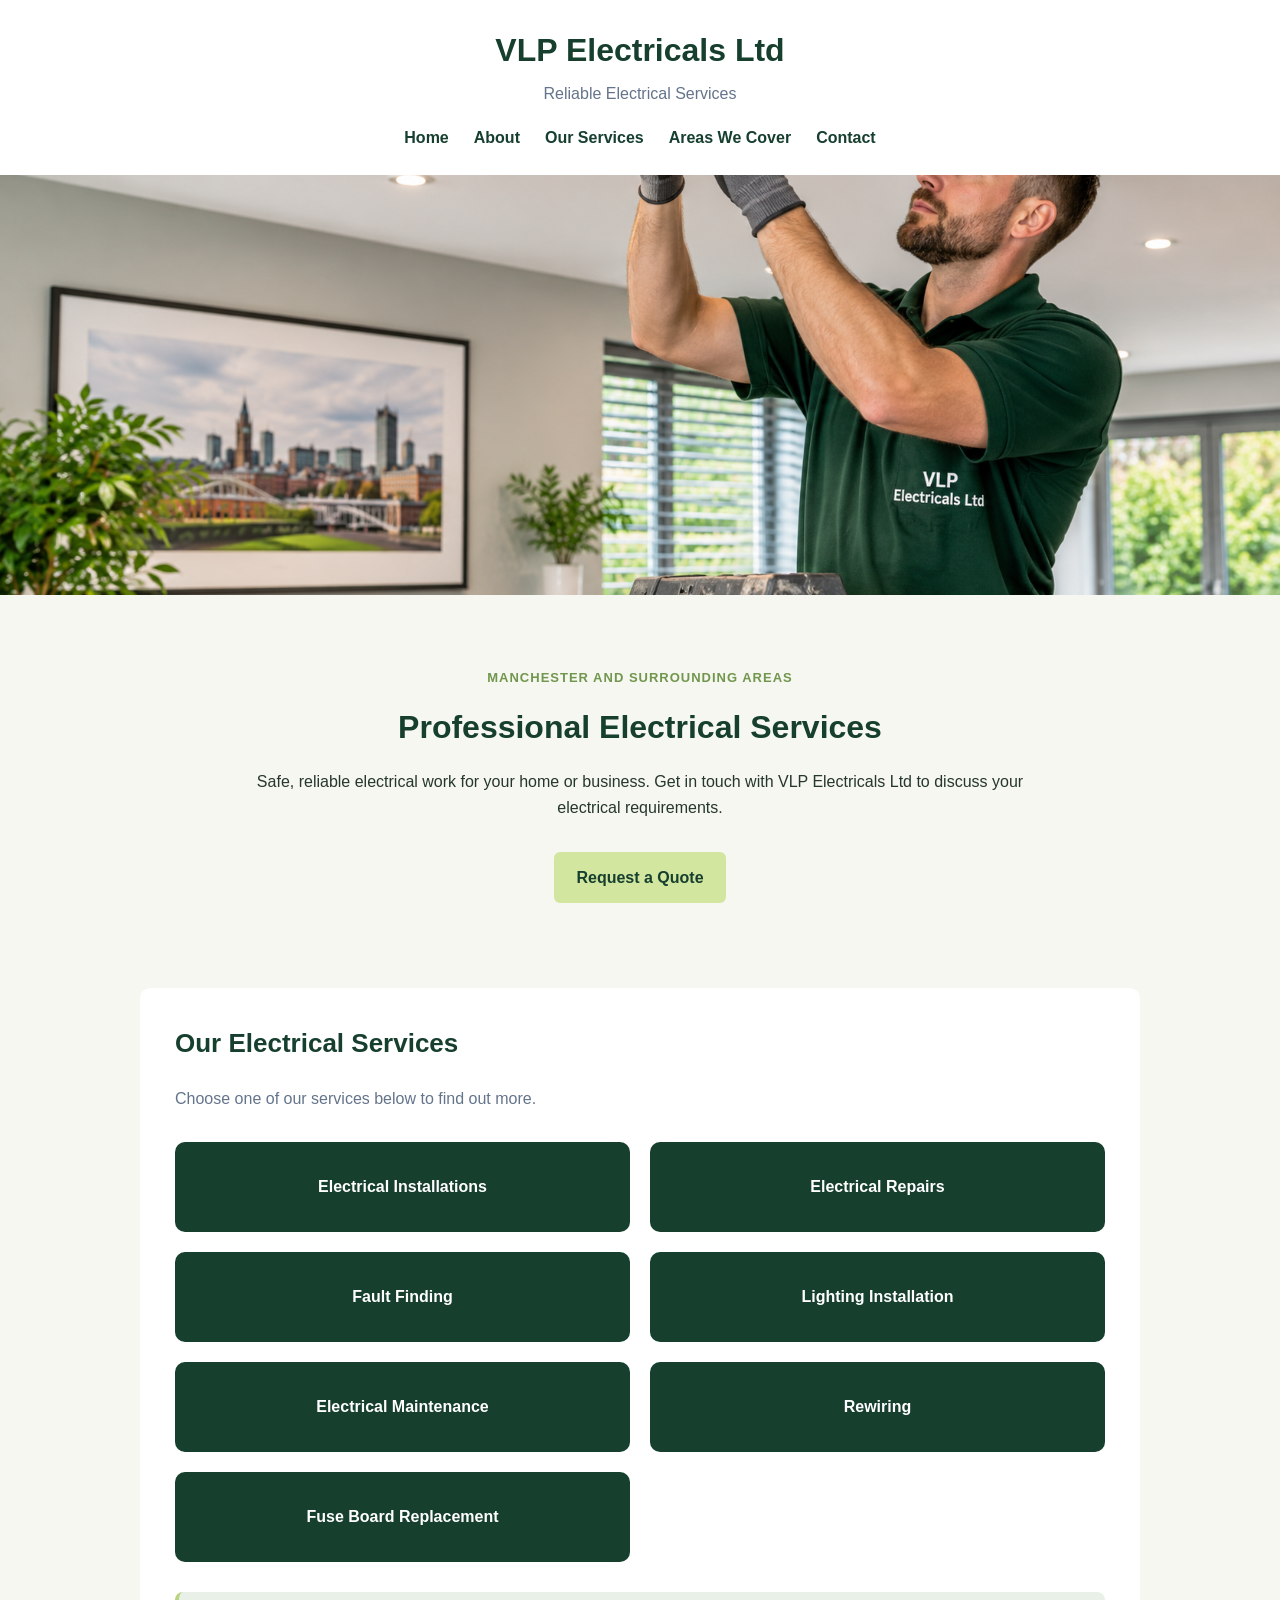
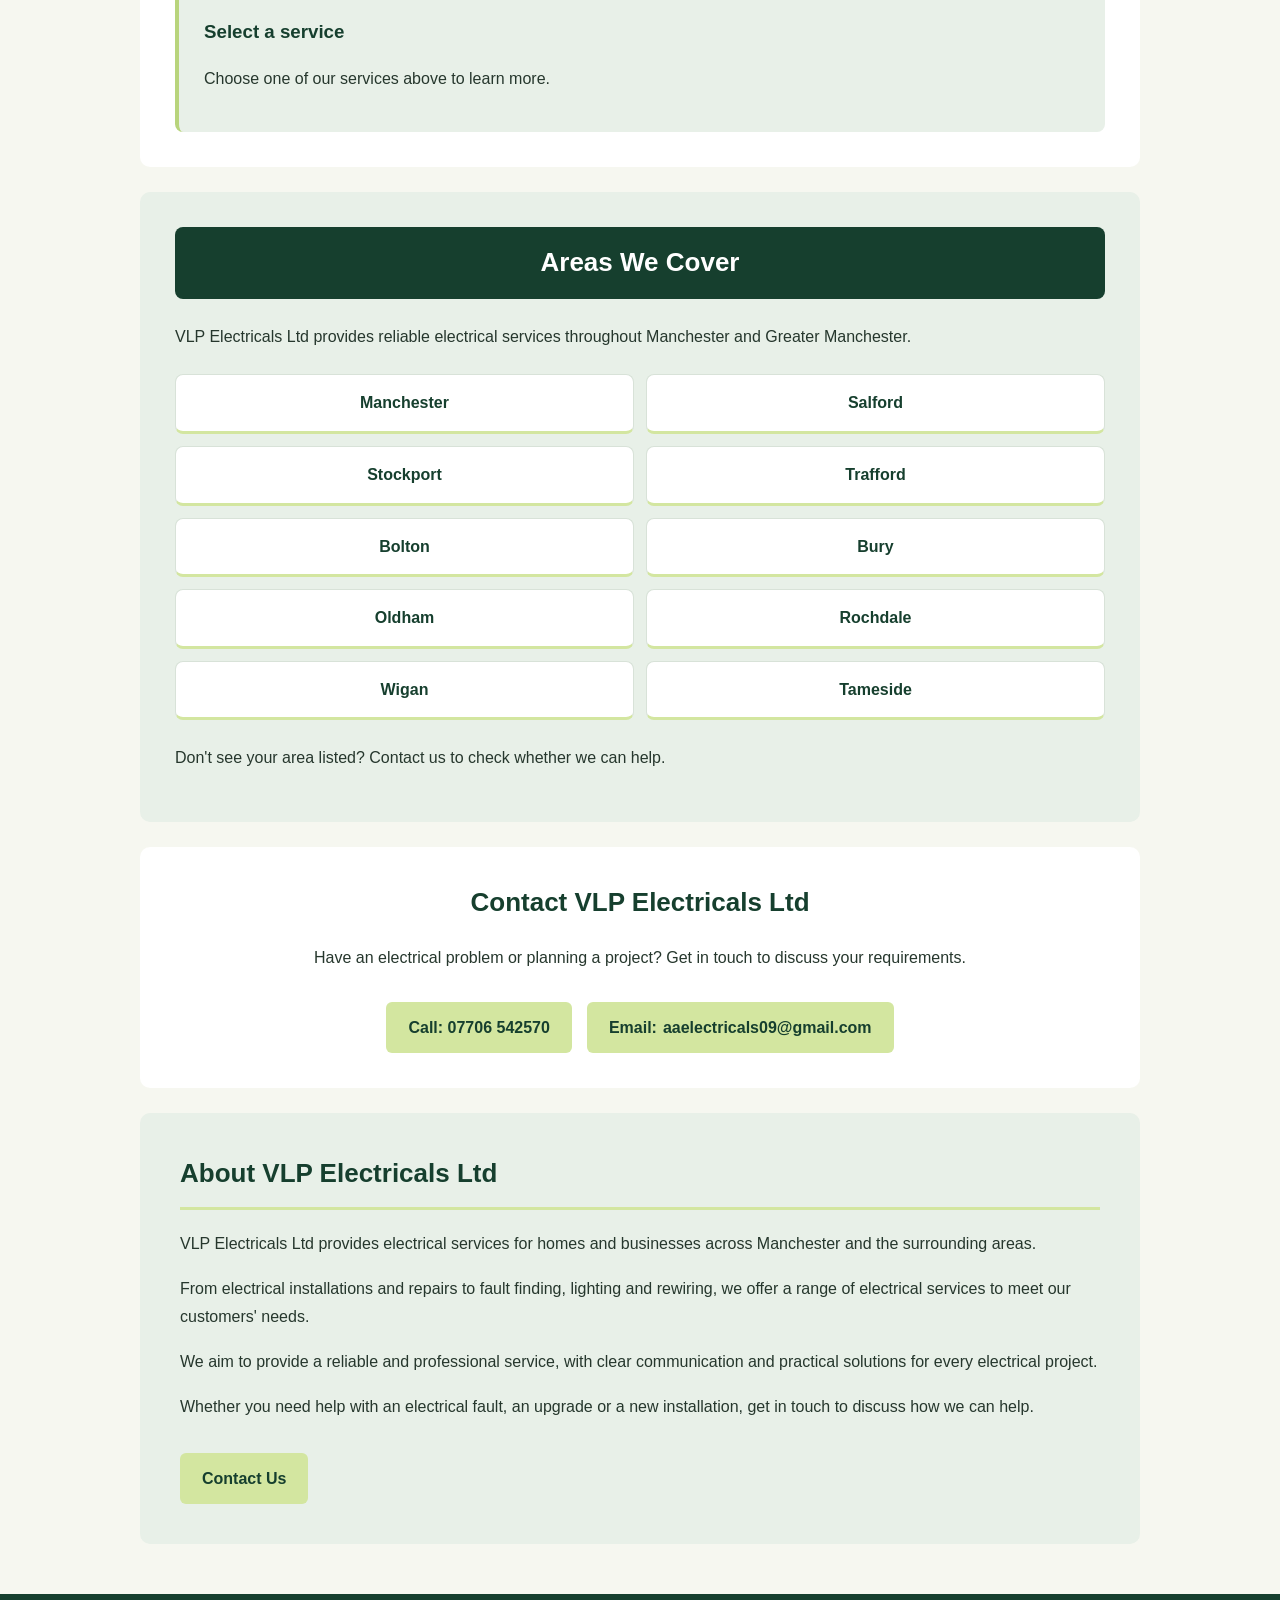
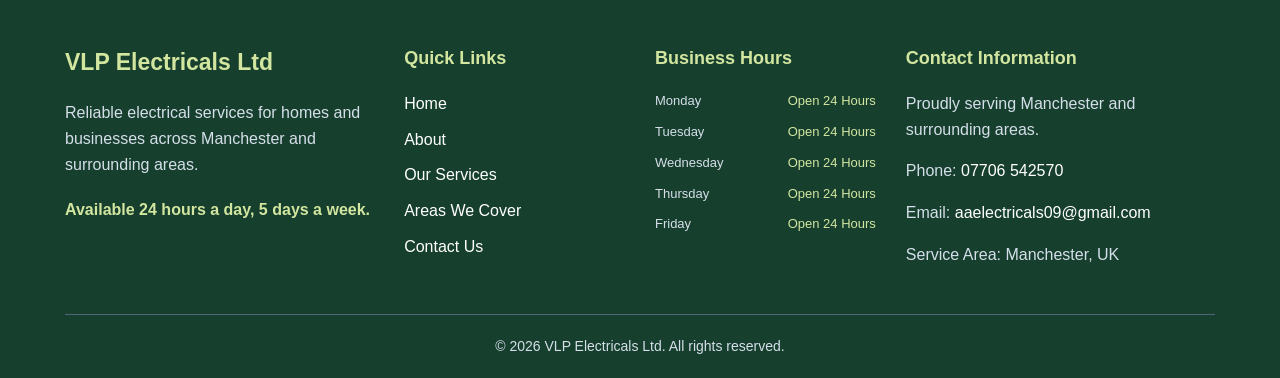
<file: index.html>
<!DOCTYPE html>
<html lang="en">

<head>
    <meta charset="UTF-8">
    <meta name="viewport" content="width=device-width, initial-scale=1.0">

    <title>VLP Electricals Ltd | Electrical Services Manchester</title>

    <meta name="description"
        content="VLP Electricals Ltd provides electrical services across Manchester and surrounding areas. Contact us for a quote.">

    <link rel="stylesheet" href="style.css">
</head>

<body>

    <!-- Business heading -->
    <header class="site-header">

        <h1>VLP Electricals Ltd</h1>
        <p>Reliable Electrical Services</p>

        <!-- Main navigation -->
        <nav class="navigation" aria-label="Main navigation">
            <a href="index.html">Home</a>
            <a href="about.html">About</a>
            <a href="services.html">Our Services</a>
            <a href="areas.html">Areas We Cover</a>
            <a href="contact.html">Contact</a>
        </nav>

    </header>


    <main>

        <!-- Hero image -->
        <section class="hero-image">

            <img
                src="image/Professional Electrician Installing Ceiling Light.png"
                alt="VLP electrician installing modern ceiling lighting"
                width="1200"
                height="800"
                fetchpriority="high"
                loading="eager"
                decoding="async">

        </section>


        <!-- Introduction -->
        <section class="introduction">

            <p class="location-label">
                Manchester and surrounding areas
            </p>

            <h2>Professional Electrical Services</h2>

            <p>
                Safe, reliable electrical work for your home or business.
                Get in touch with VLP Electricals Ltd to discuss your
                electrical requirements.
            </p>

            <a href="contact.html" class="button">
                Request a Quote
            </a>

        </section>


        <!-- Services -->
        <section id="services" class="content-section">

            <h2>Our Electrical Services</h2>

            <p class="section-intro">
                Choose one of our services below to find out more.
            </p>

            <ul class="service-list">

                <li>
                    <button type="button" class="service-button"
                        data-service="installations">
                        Electrical Installations
                    </button>
                </li>

                <li>
                    <button type="button" class="service-button"
                        data-service="repairs">
                        Electrical Repairs
                    </button>
                </li>

                <li>
                    <button type="button" class="service-button"
                        data-service="fault-finding">
                        Fault Finding
                    </button>
                </li>

                <li>
                    <button type="button" class="service-button"
                        data-service="lighting">
                        Lighting Installation
                    </button>
                </li>

                <li>
                    <button type="button" class="service-button"
                        data-service="maintenance">
                        Electrical Maintenance
                    </button>
                </li>

                <li>
                    <button type="button" class="service-button"
                        data-service="rewiring">
                        Rewiring
                    </button>
                </li>

                <li>
                    <button type="button" class="service-button"
                        data-service="fuse-board">
                        Fuse Board Replacement
                    </button>
                </li>

            </ul>


            <!-- JavaScript displays service descriptions here -->
            <div id="service-details" aria-live="polite">

                <h3>Select a service</h3>

                <p>
                    Choose one of our services above to learn more.
                </p>

            </div>

        </section>


        <!-- Areas covered -->
        <section id="areas" class="content-section areas-section">

            <h2>Areas We Cover</h2>

            <p>
                VLP Electricals Ltd provides reliable electrical services
                throughout Manchester and Greater Manchester.
            </p>

            <ul class="area-list">
                <li>Manchester</li>
                <li>Salford</li>
                <li>Stockport</li>
                <li>Trafford</li>
                <li>Bolton</li>
                <li>Bury</li>
                <li>Oldham</li>
                <li>Rochdale</li>
                <li>Wigan</li>
                <li>Tameside</li>
            </ul>

            <p>
                Don't see your area listed? Contact us to check
                whether we can help.
            </p>

        </section>


        <!-- Contact -->
        <section id="contact" class="content-section contact-section">

            <h2>Contact VLP Electricals Ltd</h2>

            <p>
                Have an electrical problem or planning a project?
                Get in touch to discuss your requirements.
            </p>

            <div class="contact-buttons">

                <a href="tel:+447706542570" class="button">
                    Call: 07706 542570
                </a>

                <p class="contact-email">
                    <strong>Email:</strong>

                    <a href="mailto:aaelectricals09@gmail.com">
                        aaelectricals09@gmail.com
                    </a>
                </p>

            </div>

        </section>


        <!-- About Us -->
        <section id="about" class="content-section about-section">

            <h2>About VLP Electricals Ltd</h2>

            <p>
                VLP Electricals Ltd provides electrical services
                for homes and businesses across Manchester and
                the surrounding areas.
            </p>

            <p>
                From electrical installations and repairs to fault
                finding, lighting and rewiring, we offer a range of
                electrical services to meet our customers' needs.
            </p>

            <p>
                We aim to provide a reliable and professional service,
                with clear communication and practical solutions
                for every electrical project.
            </p>

            <p>
                Whether you need help with an electrical fault,
                an upgrade or a new installation, get in touch
                to discuss how we can help.
            </p>

            <a href="contact.html" class="button">
                Contact Us
            </a>

        </section>

    </main>


    <!-- Footer -->
    <footer class="site-footer">

        <div class="footer-container">

            <!-- Business information -->
            <div class="footer-column footer-brand">

                <h2>VLP Electricals Ltd</h2>

                <p>
                    Reliable electrical services for homes and
                    businesses across Manchester and surrounding areas.
                </p>

                <p class="availability">
                    Available 24 hours a day, 5 days a week.
                </p>

            </div>


            <!-- Quick links -->
            <div class="footer-column">

                <h3>Quick Links</h3>

                <ul>
                    <li><a href="index.html">Home</a></li>
                    <li><a href="about.html">About</a></li>
                    <li><a href="services.html">Our Services</a></li>
                    <li><a href="areas.html">Areas We Cover</a></li>
                    <li><a href="contact.html">Contact Us</a></li>
                </ul>

            </div>


            <!-- Business hours -->
            <div class="footer-column">

                <h3>Business Hours</h3>

                <ul class="business-hours">
                    <li><span>Monday</span><span>Open 24 Hours</span></li>
                    <li><span>Tuesday</span><span>Open 24 Hours</span></li>
                    <li><span>Wednesday</span><span>Open 24 Hours</span></li>
                    <li><span>Thursday</span><span>Open 24 Hours</span></li>
                    <li><span>Friday</span><span>Open 24 Hours</span></li>
                </ul>

            </div>


            <!-- Contact information -->
            <div class="footer-column">

                <h3>Contact Information</h3>

                <p>
                    Proudly serving Manchester and surrounding areas.
                </p>

                <p>
                    Phone:
                    <a href="tel:+447706542570">
                        07706 542570
                    </a>
                </p>

                <p>
                    Email:
                    <a href="mailto:aaelectricals09@gmail.com">
                        aaelectricals09@gmail.com
                    </a>
                </p>

                <p>Service Area: Manchester, UK</p>

            </div>

        </div>


        <!-- Copyright -->
        <div class="footer-bottom">

            <p>
                &copy; 2026 VLP Electricals Ltd.
                All rights reserved.
            </p>

        </div>

    </footer>


    <!-- JavaScript -->
    <script src="script.js"></script>

</body>
</html>
</file>
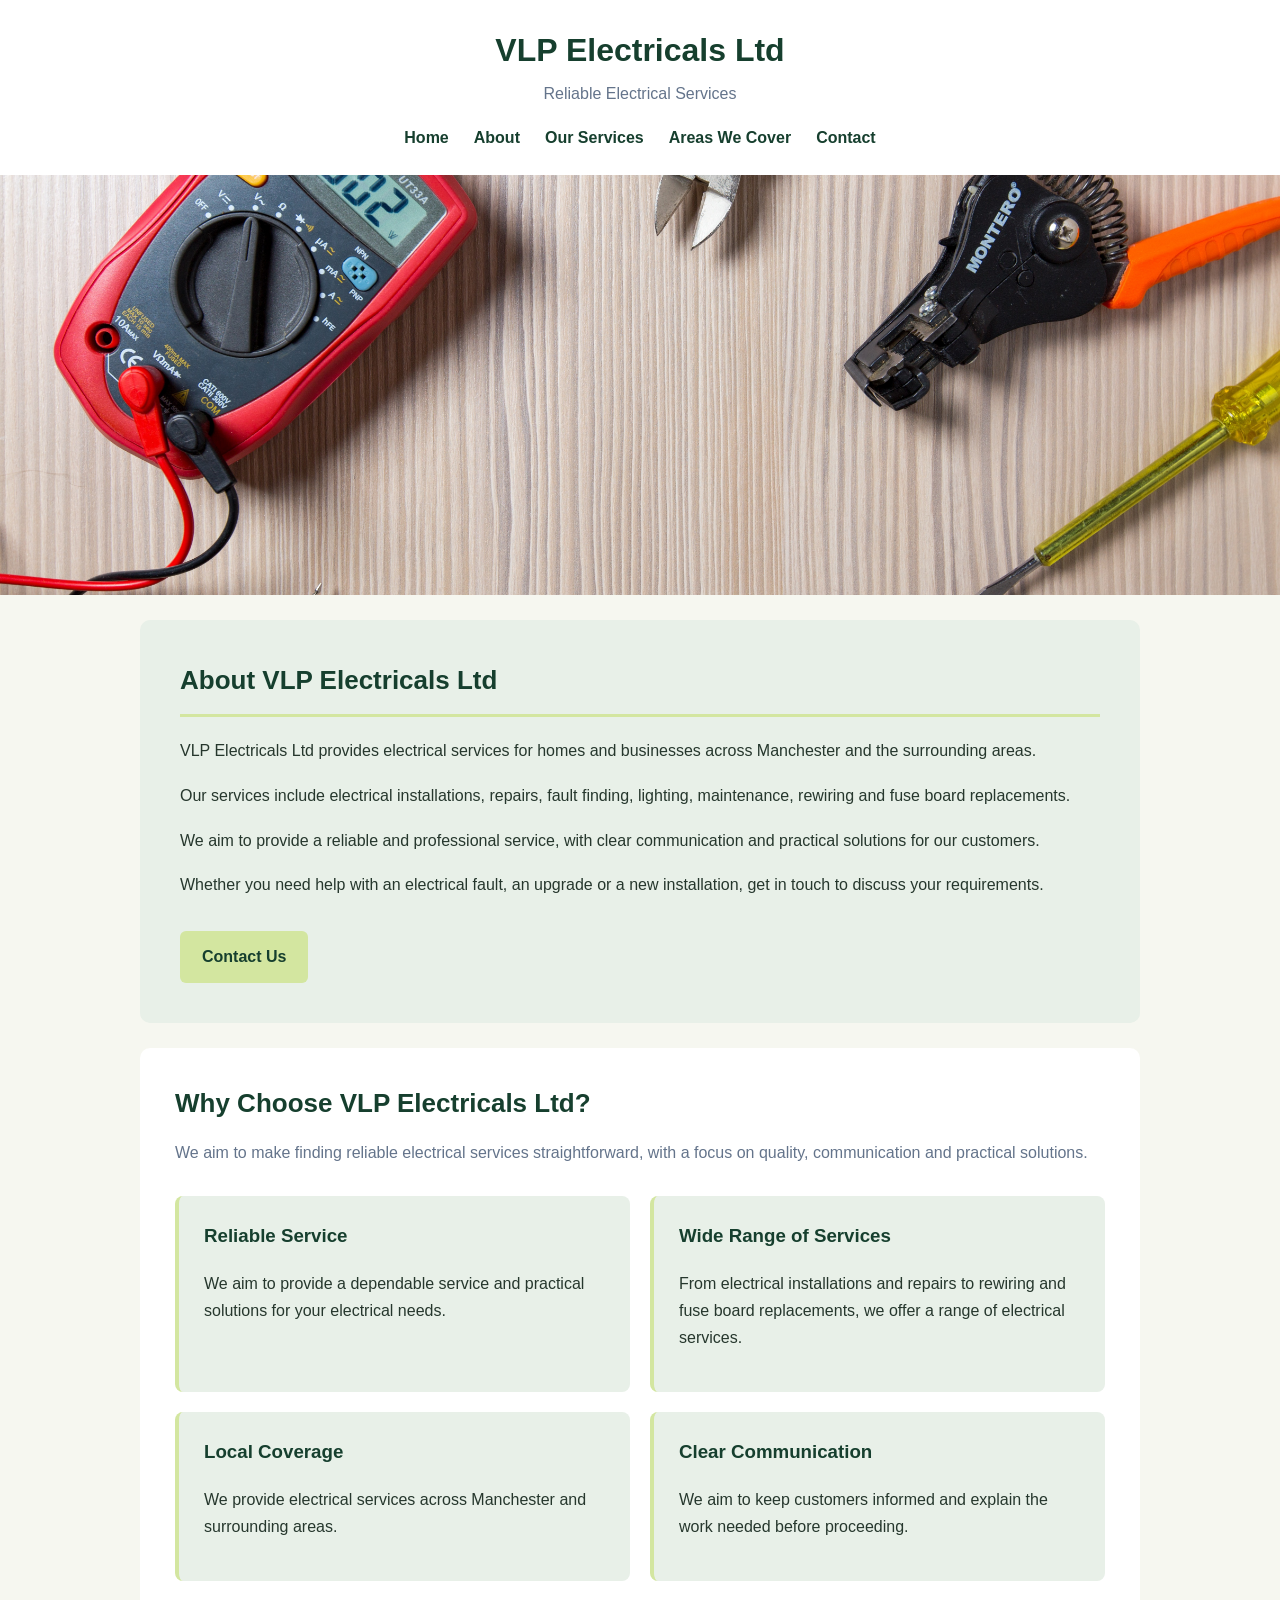
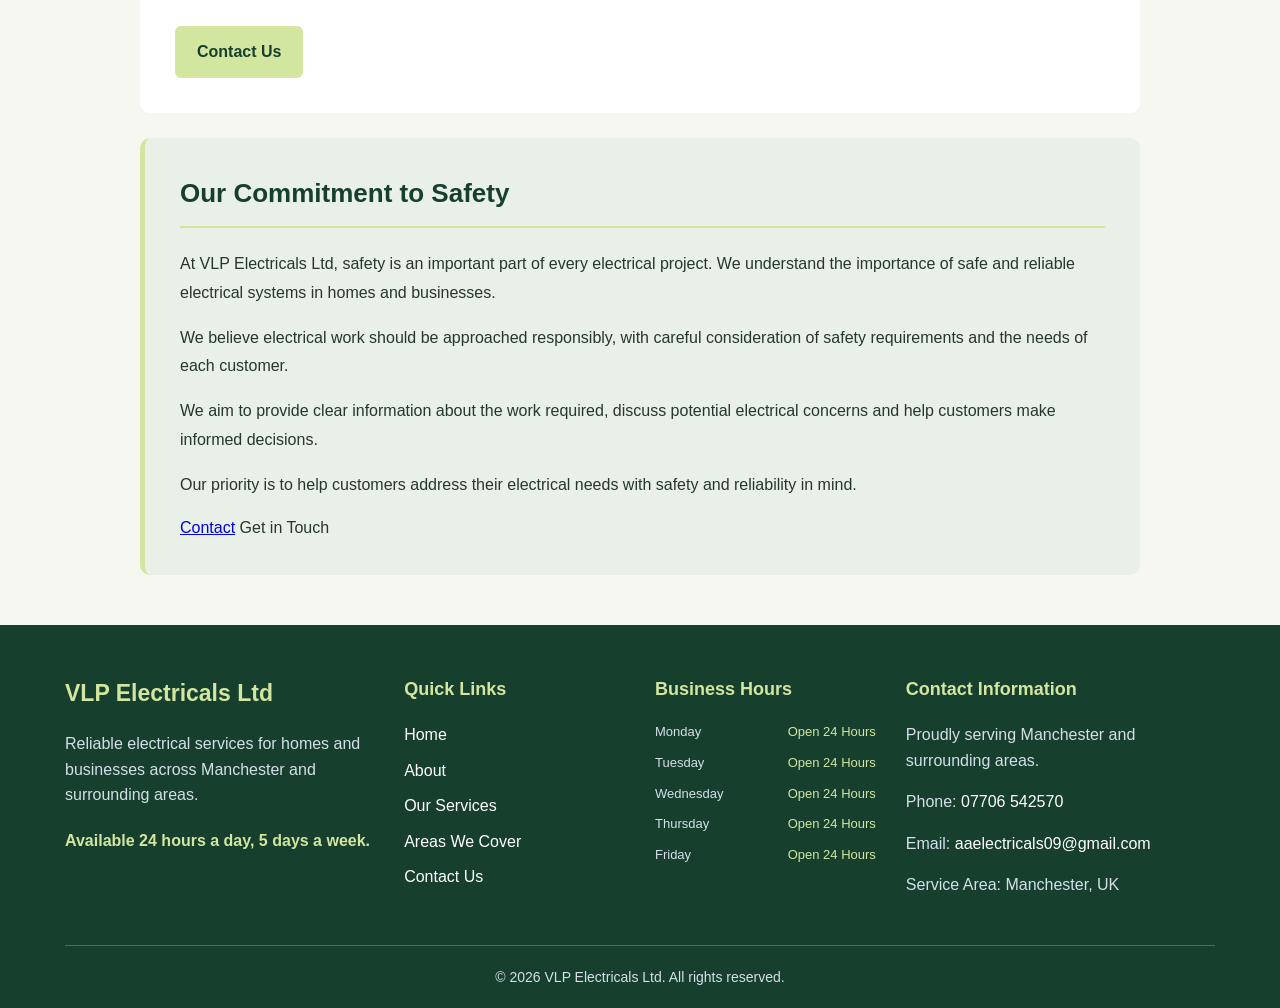
<file: about.html>
<!DOCTYPE html>
<html lang="en">

<head>
    <meta charset="UTF-8">
    <meta name="viewport" content="width=device-width, initial-scale=1.0">

    <title>About VLP Electricals Ltd | Manchester</title>

    <meta name="description"
        content="Learn about VLP Electricals Ltd, providing electrical services across Manchester and surrounding areas.">

    <link rel="stylesheet" href="style.css">
</head>

<body>

    <header class="site-header">
        <h1>VLP Electricals Ltd</h1>
        <p>Reliable Electrical Services</p>

        <nav class="navigation">
            <a href="index.html">Home</a>
            <a href="about.html">About</a>
            <a href="services.html">Our Services</a>
            <a href="index.html#areas">Areas We Cover</a>
            <a href="contact.html">Contact</a>
        </nav>
    </header>

    <main>

        <!-- Background photograph, separate from the heading -->
        <section class="hero-image">
            <img
                src="image/falconp4-tool-2766835.jpg"
                alt="Electrician carrying out electrical work">
        </section>

        <section class="content-section about-section">

            <h2>About VLP Electricals Ltd</h2>

            <p>
                VLP Electricals Ltd provides electrical services
                for homes and businesses across Manchester
                and the surrounding areas.
            </p>

            <p>
                Our services include electrical installations,
                repairs, fault finding, lighting, maintenance,
                rewiring and fuse board replacements.
            </p>

            <p>
                We aim to provide a reliable and professional
                service, with clear communication and practical
                solutions for our customers.
            </p>

            <p>
                Whether you need help with an electrical fault,
                an upgrade or a new installation, get in touch
                to discuss your requirements.
            </p>
<a href="contact.html" class="button">
    Contact Us
</a>

        </section>

        
<!-- Why Choose Us -->
<section class="content-section why-choose-section">

    <h2>Why Choose VLP Electricals Ltd?</h2>

    <p class="section-intro">
        We aim to make finding reliable electrical services
        straightforward, with a focus on quality, communication
        and practical solutions.
    </p>

    <div class="benefit-grid">

        <article class="benefit-card">
            <h3>Reliable Service</h3>
            <p>
                We aim to provide a dependable service and
                practical solutions for your electrical needs.
            </p>
        </article>

        <article class="benefit-card">
            <h3>Wide Range of Services</h3>
            <p>
                From electrical installations and repairs
                to rewiring and fuse board replacements,
                we offer a range of electrical services.
            </p>
        </article>

        <article class="benefit-card">
            <h3>Local Coverage</h3>
            <p>
                We provide electrical services across
                Manchester and surrounding areas.
            </p>
        </article>

        <article class="benefit-card">
            <h3>Clear Communication</h3>
            <p>
                We aim to keep customers informed and
                explain the work needed before proceeding.
            </p>
        </article>

    </div>

    <a href="contact.html" class="button">
         Contact Us
    </a>

</section>
 
 
<!-- Our Commitment to Safety -->
<section class="content-section safety-section">

    <h2>Our Commitment to Safety</h2>

    <p>
        At VLP Electricals Ltd, safety is an important part
        of every electrical project. We understand the
        importance of safe and reliable electrical systems
        in homes and businesses.
    </p>

    <p>
        We believe electrical work should be approached
        responsibly, with careful consideration of safety
        requirements and the needs of each customer.
    </p>

    <p>
        We aim to provide clear information about the work
        required, discuss potential electrical concerns and
        help customers make informed decisions.
    </p>

    <p>
        Our priority is to help customers address their
        electrical needs with safety and reliability in mind.
    </p>

   <a href="contact.html">Contact</a>
        Get in Touch
    </a>

</section>

    </main>

     <!-- Footer -->
    

<footer class="site-footer">

    <div class="footer-container">

        <!-- Business information -->
        <div class="footer-column footer-brand">
            <h2>VLP Electricals Ltd</h2>

            <p>
                Reliable electrical services for homes and
                businesses across Manchester and surrounding areas.
            </p>

            <p class="availability">
                Available 24 hours a day, 5 days a week.
            </p>
        </div>


        <!-- Quick links -->
        <div class="footer-column">

    <h3>Quick Links</h3>

    <ul>
        <li><a href="index.html">Home</a></li>
        <li><a href="about.html">About</a></li>
        <li><a href="services.html">Our Services</a></li>
        <li><a href="areas.html">Areas We Cover</a></li>
        <li><a href="contact.html">Contact Us</a></li>
    </ul>

</div>

        <!-- Business hours -->
        <div class="footer-column">
            <h3>Business Hours</h3>

            <ul class="business-hours">
                <li><span>Monday</span><span>Open 24 Hours</span></li>
                <li><span>Tuesday</span><span>Open 24 Hours</span></li>
                <li><span>Wednesday</span><span>Open 24 Hours</span></li>
                <li><span>Thursday</span><span>Open 24 Hours</span></li>
                <li><span>Friday</span><span>Open 24 Hours</span></li>
            </ul>
        </div>


        <!-- Contact information -->
        <div class="footer-column">
            <h3>Contact Information</h3>

            <p>
                Proudly serving Manchester and surrounding areas.
            </p>

            <p>
                Phone:
                <a href="tel:+447706542570">
                    07706 542570
                </a>
            </p>
    <p>
    Email:
    <a href="https://mail.google.com/mail/?view=cm&amp;fs=1&amp;to=aaelectricals09@gmail.com"
       target="_blank"
       rel="noopener noreferrer">
        aaelectricals09@gmail.com
    </a>
</p>
              </p>
            <p>Service Area: Manchester, UK</p>
        </div>

    </div>


    <div class="footer-bottom">
        <p>
            &copy; 2026 VLP Electricals Ltd.
            All rights reserved.
        </p>
    </div>

</footer>
<script src="script.js"></script>

</body>
</html>
</file>
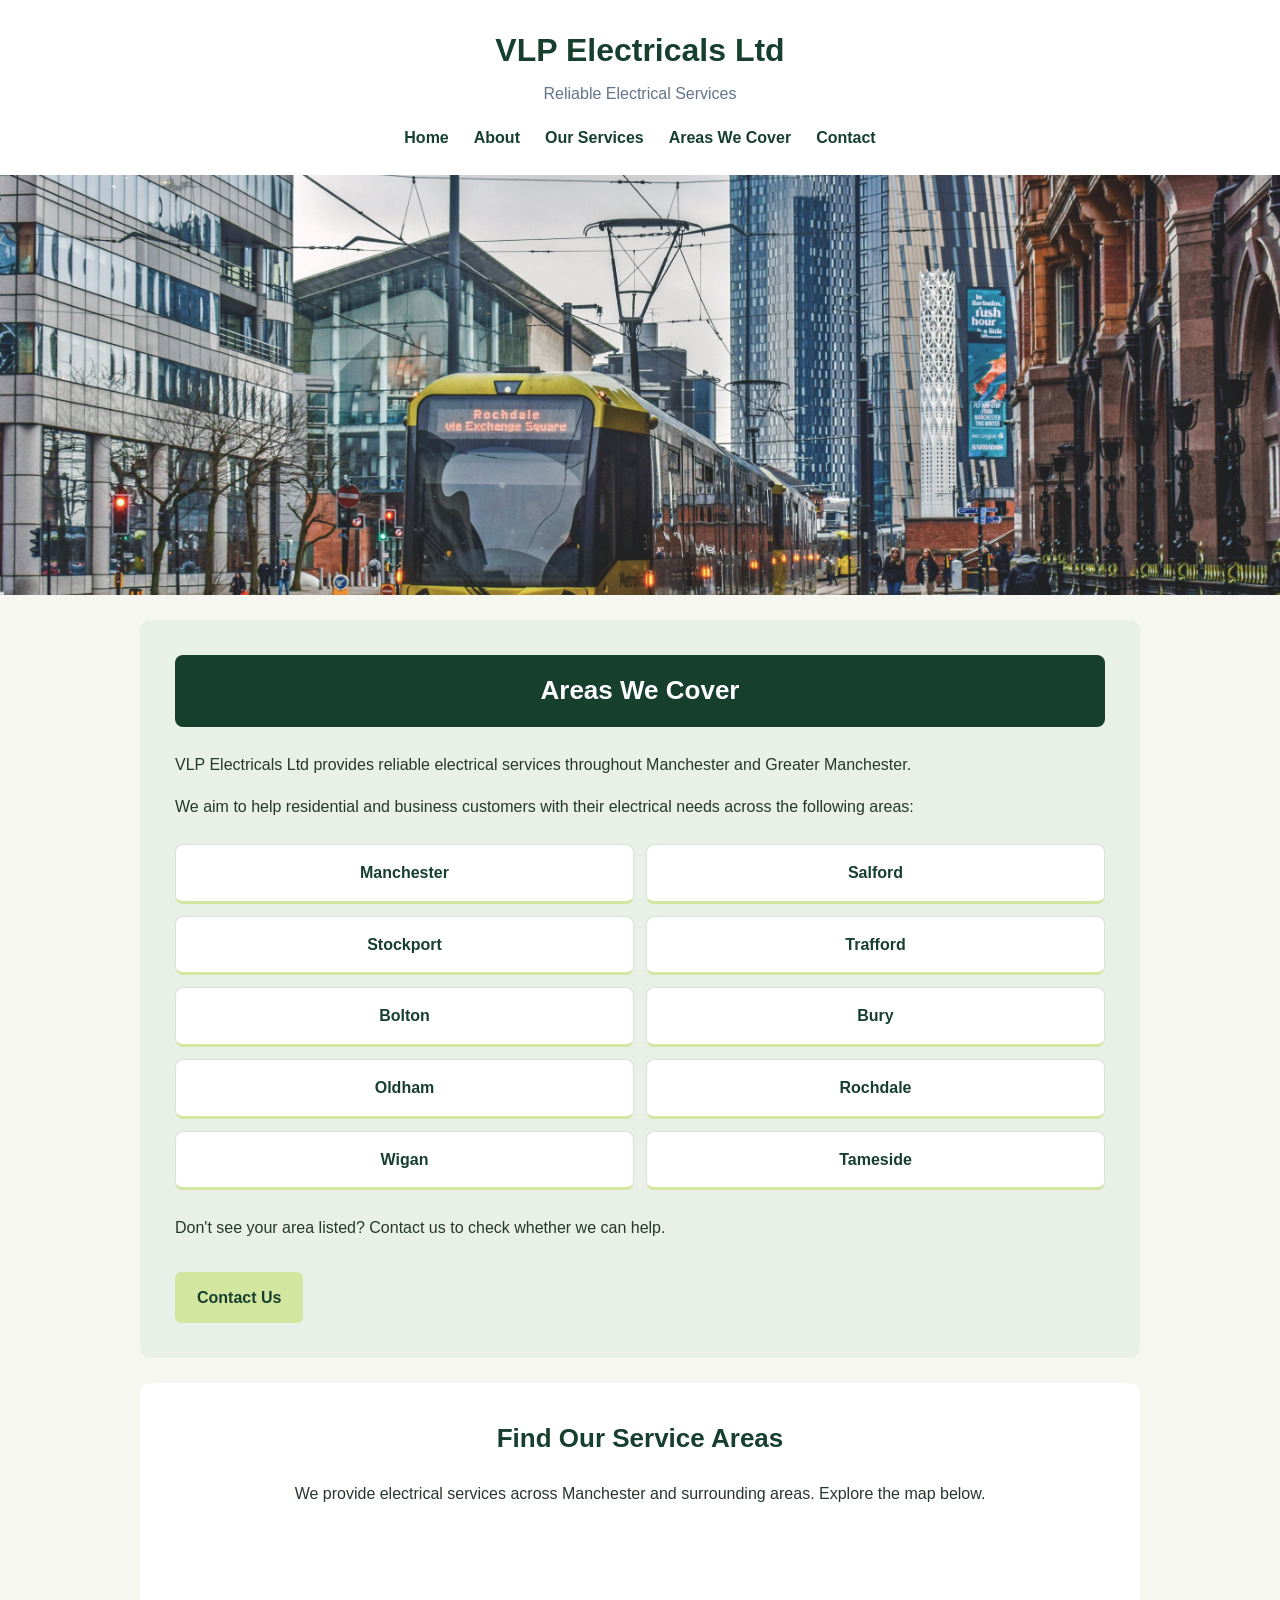
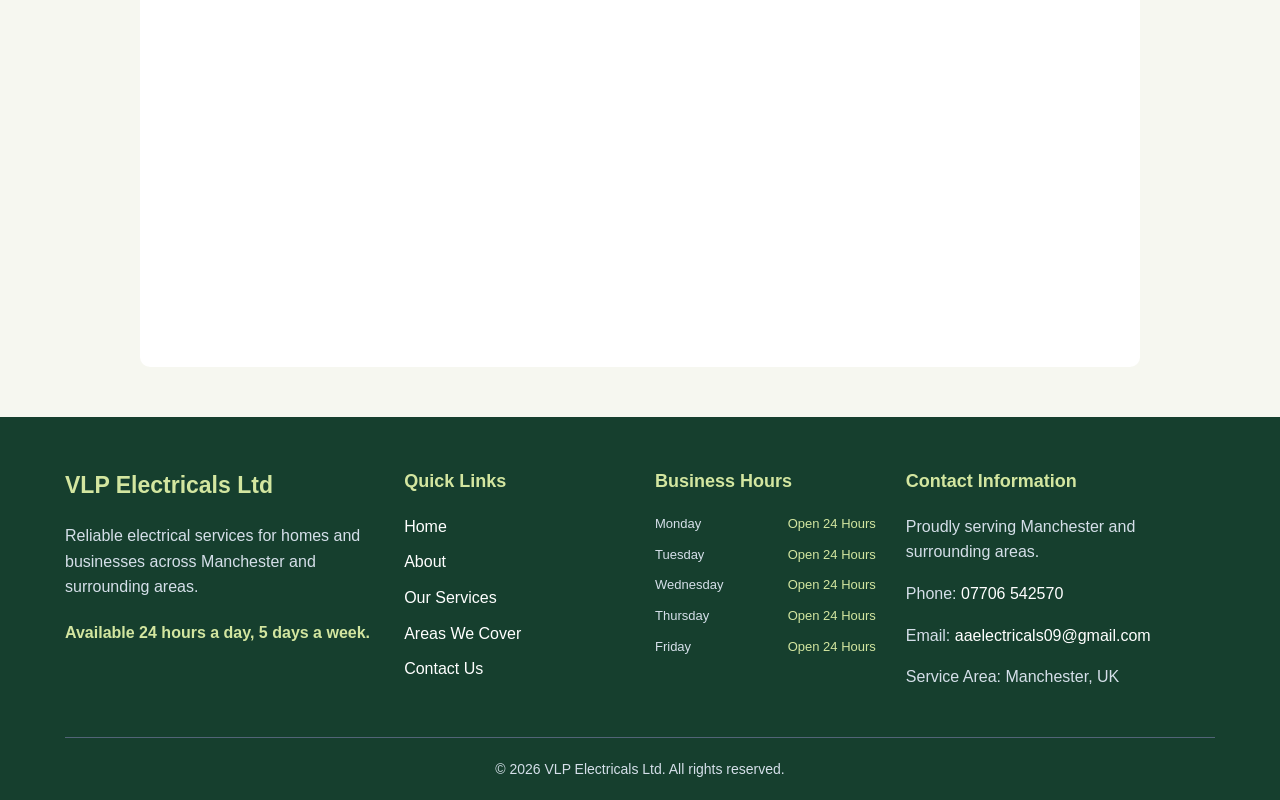
<file: areas.html>
<!DOCTYPE html>
<html lang="en">

<head>
    <meta charset="UTF-8">
    <meta name="viewport" content="width=device-width, initial-scale=1.0">

    <title>Areas We Cover | VLP Electricals Ltd Manchester</title>

    <meta name="description"
        content="Discover the areas served by VLP Electricals Ltd, including Manchester, Salford, Stockport and surrounding Greater Manchester areas.">

    <link rel="stylesheet" href="style.css">
</head>

<body>

    <!-- Business heading -->
    <header class="site-header">

        <h1>VLP Electricals Ltd</h1>
        <p>Reliable Electrical Services</p>

        <nav class="navigation">
            <a href="index.html">Home</a>
            <a href="about.html">About</a>
            <a href="services.html">Our Services</a>
            <a href="areas.html">Areas We Cover</a>
            <a href="contact.html">Contact</a>
        </nav>

    </header>


    <main>

        <!-- Background photograph -->
        <section class="hero-image">
            <img
                src="image/dimitrisvetsikas1969-buildings-7759041.jpg"
                alt="Buildings and local surroundings">
        </section>


        <!-- Areas We Cover -->
        <section id="areas" class="content-section areas-section">

            <h2>Areas We Cover</h2>

            <p>
                VLP Electricals Ltd provides reliable electrical
                services throughout Manchester and Greater Manchester.
            </p>

            <p>
                We aim to help residential and business customers
                with their electrical needs across the following areas:
            </p>

            <ul class="area-list">
                <li>Manchester</li>
                <li>Salford</li>
                <li>Stockport</li>
                <li>Trafford</li>
                <li>Bolton</li>
                <li>Bury</li>
                <li>Oldham</li>
                <li>Rochdale</li>
                <li>Wigan</li>
                <li>Tameside</li>
            </ul>

            <p>
                Don't see your area listed?
                Contact us to check whether we can help.
            </p>

            <a href="index.html#contact" class="button">
                Contact Us
            </a>

        </section>

        <!-- Greater Manchester map -->
<section class="content-section map-section">

    <h2>Find Our Service Areas</h2>

    <p>
        We provide electrical services across Manchester
        and surrounding areas. Explore the map below.
    </p>

    <div class="map-container">

        <iframe src="https://www.google.com/maps/embed?pb=!1m18!1m12!1m3!1d303731.08926373103!2d-2.649652901078302!3d53.50599718422605!2m3!1f0!2f0!3f0!3m2!1i1024!2i768!4f13.1!3m3!1m2!1s0x487ba654d3882eb1%3A0x2cc7d82221c68081!2sGreater%20Manchester!5e0!3m2!1sen!2suk!4v1794670542907!5m2!1sen!2suk" width="600" height="450" style="border:0;" allowfullscreen="" loading="lazy" referrerpolicy="strict-origin-when-cross-origin"></iframe>

    </div>

</section>

    </main>


    <!-- Footer -->
    <footer class="site-footer">

        <div class="footer-container">

            <!-- Business information -->
            <div class="footer-column footer-brand">

                <h2>VLP Electricals Ltd</h2>

                <p>
                    Reliable electrical services for homes and
                    businesses across Manchester and surrounding areas.
                </p>

                <p class="availability">
                    Available 24 hours a day, 5 days a week.
                </p>

            </div>


            <!-- Quick links -->
            <div class="footer-column">

    <h3>Quick Links</h3>

    <ul>
        <li><a href="index.html">Home</a></li>
        <li><a href="about.html">About</a></li>
        <li><a href="services.html">Our Services</a></li>
        <li><a href="areas.html">Areas We Cover</a></li>
        <li><a href="contact.html">Contact Us</a></li>
    </ul>

</div>


            <!-- Business hours -->
            <div class="footer-column">

                <h3>Business Hours</h3>

                <ul class="business-hours">
                    <li><span>Monday</span><span>Open 24 Hours</span></li>
                    <li><span>Tuesday</span><span>Open 24 Hours</span></li>
                    <li><span>Wednesday</span><span>Open 24 Hours</span></li>
                    <li><span>Thursday</span><span>Open 24 Hours</span></li>
                    <li><span>Friday</span><span>Open 24 Hours</span></li>
                </ul>

            </div>


            <!-- Contact information -->
            <div class="footer-column">

                <h3>Contact Information</h3>

                <p>
                    Proudly serving Manchester and surrounding areas.
                </p>

                <p>
                    Phone:
                    <a href="tel:+447706542570">
                        07706 542570
                    </a>
                </p>

                <p>
                    Email:
                    <a href="https://mail.google.com/mail/?view=cm&amp;fs=1&amp;to=aaelectricals09@gmail.com"
                       target="_blank"
                       rel="noopener noreferrer">
                        aaelectricals09@gmail.com
                    </a>
                </p>

                <p>Service Area: Manchester, UK</p>

            </div>

        </div>


        <!-- Copyright -->
        <div class="footer-bottom">

            <p>
                &copy; 2026 VLP Electricals Ltd.
                All rights reserved.
            </p>

        </div>

    </footer>

</body>
</html>
</file>
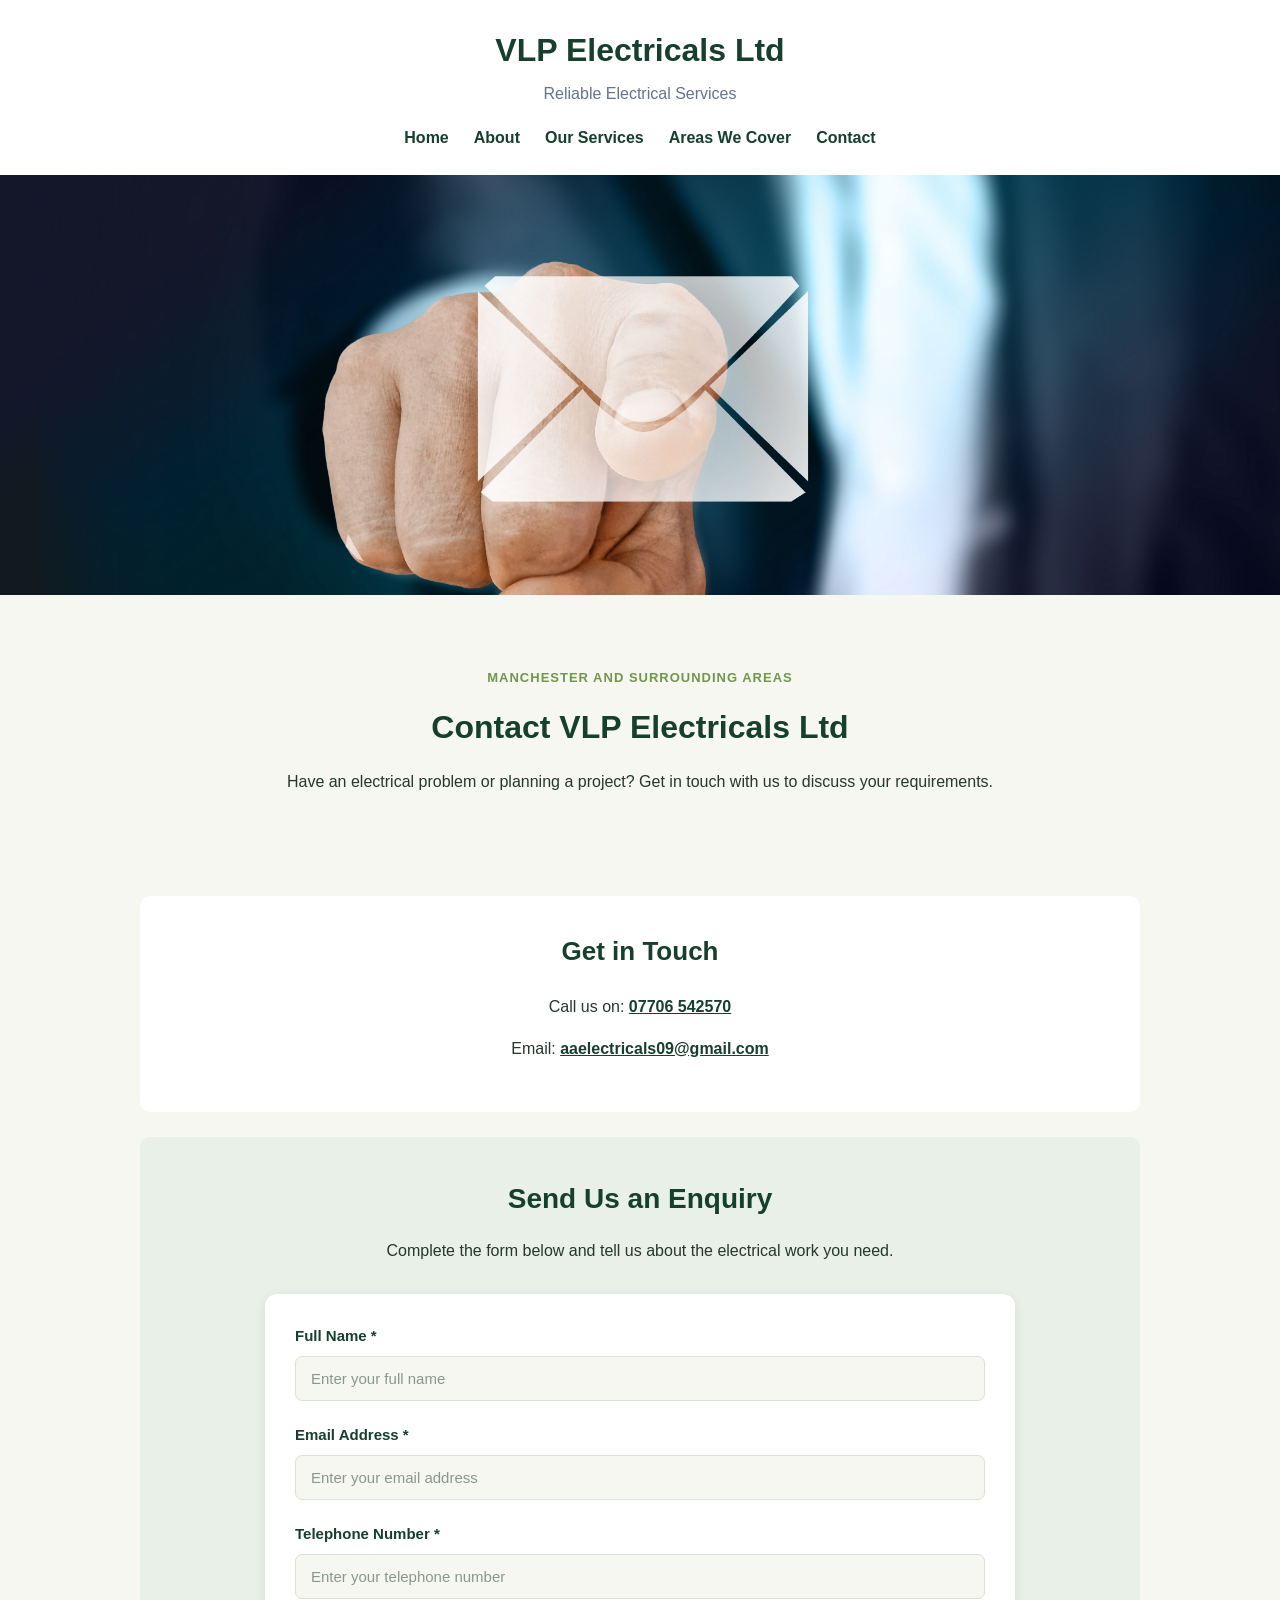
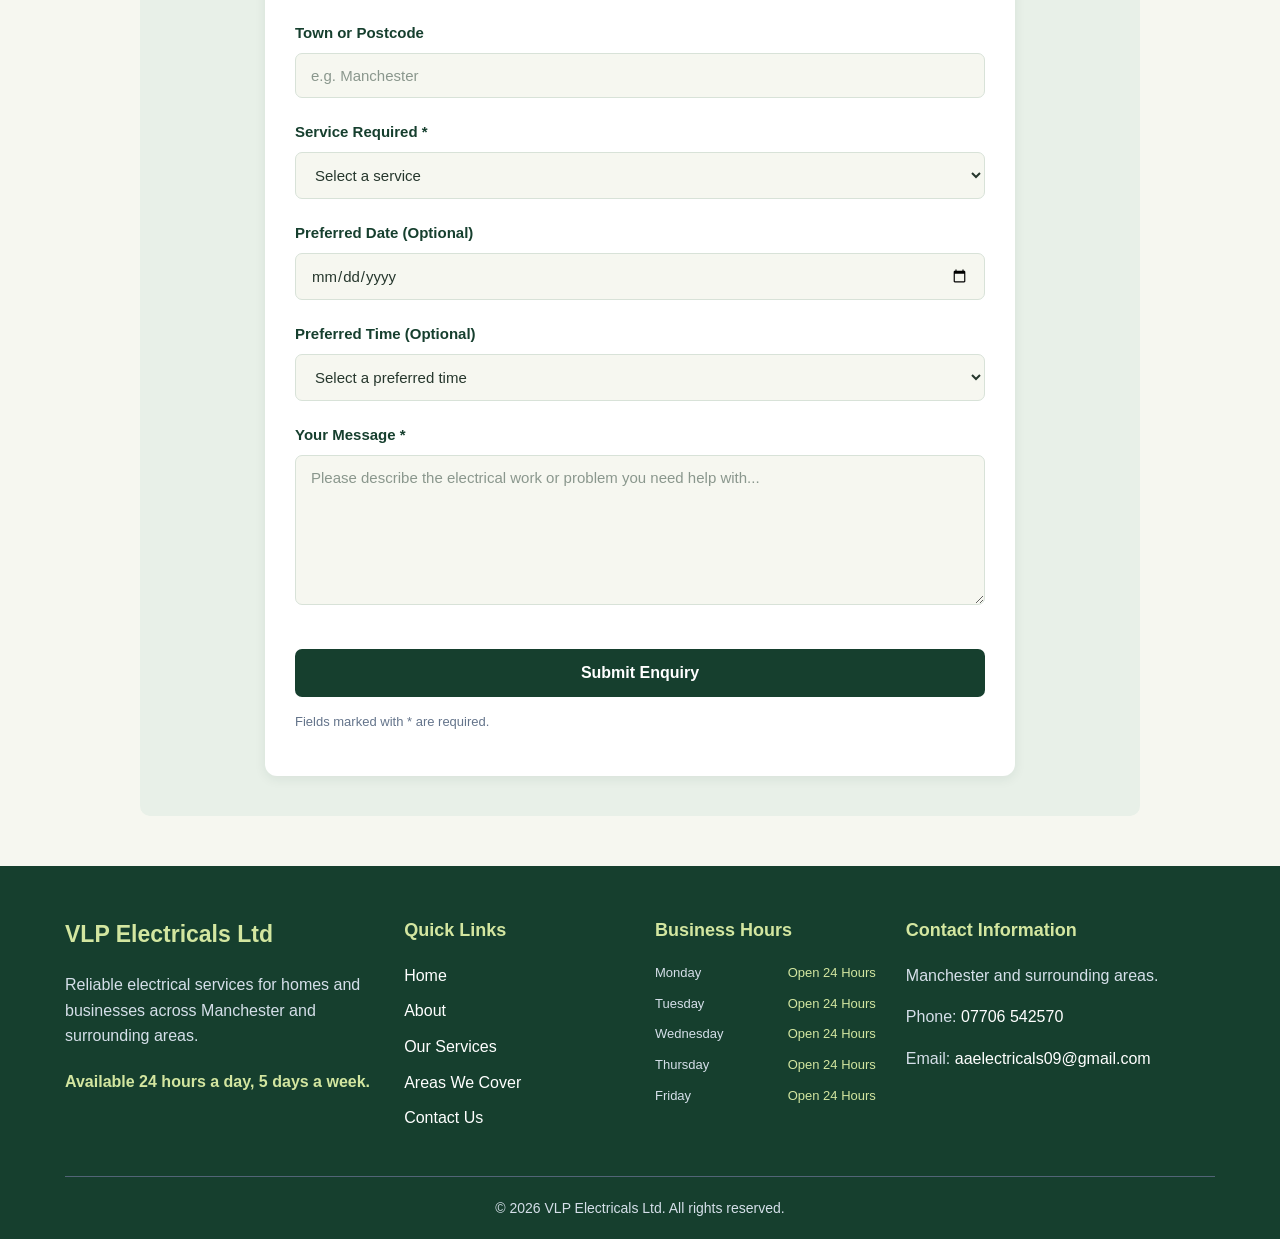
<file: contact.html>
<!DOCTYPE html>
<html lang="en">

<head>
    <meta charset="UTF-8">
    <meta name="viewport" content="width=device-width, initial-scale=1.0">

    <title>Contact Us | VLP Electricals Ltd Manchester</title>

    <meta name="description"
        content="Contact VLP Electricals Ltd for electrical installations, repairs, rewiring and other electrical services across Manchester.">

    <link rel="stylesheet" href="style.css">
</head>

<body>

    <!-- Business heading -->
    <header class="site-header">

        <h1>VLP Electricals Ltd</h1>
        <p>Reliable Electrical Services</p>

        <nav class="navigation">
            <a href="index.html">Home</a>
            <a href="about.html">About</a>
            <a href="services.html">Our Services</a>
            <a href="areas.html">Areas We Cover</a>
            <a href="contact.html">Contact</a>
        </nav>

    </header>


    <main>

        <!-- Background photograph -->
        <section class="hero-image">
            <img
                src="image/geralt-finger-2956974.jpg"
                alt="Buildings and local surroundings">
        </section>


        <!-- Contact introduction -->
        <section class="introduction">

            <p class="location-label">
                Manchester and surrounding areas
            </p>

            <h2>Contact VLP Electricals Ltd</h2>

            <p>
                Have an electrical problem or planning a project?
                Get in touch with us to discuss your requirements.
            </p>

        </section>


        <!-- Contact details -->
        <section class="content-section contact-section">

            <h2>Get in Touch</h2>

            <p>
                Call us on:
                <a href="tel:+447706542570">
                    07706 542570
                </a>
            </p>

            <p>
                Email:
                <a href="https://mail.google.com/mail/?view=cm&amp;fs=1&amp;to=aaelectricals09@gmail.com"
                   target="_blank"
                   rel="noopener noreferrer">
                    aaelectricals09@gmail.com
                </a>
            </p>

        </section>


        <!-- Enquiry form -->
        <section class="content-section enquiry-section">

            <h2>Send Us an Enquiry</h2>

            <p>
                Complete the form below and tell us about
                the electrical work you need.
            </p>


            <form
                name="contact"
                method="POST"
                data-netlify="true"
                netlify-honeypot="bot-field">

                <!-- Spam protection -->
                <div hidden>
                    <label>
                        Don't fill this out:
                        <input name="bot-field">
                    </label>
                </div>


                <!-- Customer name -->
                <div class="form-group">

                    <label for="customer-name">
                        Full Name *
                    </label>

                    <input
                        type="text"
                        id="customer-name"
                        name="name"
                        placeholder="Enter your full name"
                        autocomplete="name"
                        required>

                </div>


                <!-- Email -->
                <div class="form-group">

                    <label for="customer-email">
                        Email Address *
                    </label>

                    <input
                        type="email"
                        id="customer-email"
                        name="email"
                        placeholder="Enter your email address"
                        autocomplete="email"
                        required>

                </div>


                <!-- Telephone -->
                <div class="form-group">

                    <label for="customer-phone">
                        Telephone Number *
                    </label>

                    <input
                        type="tel"
                        id="customer-phone"
                        name="phone"
                        placeholder="Enter your telephone number"
                        autocomplete="tel"
                        required>

                </div>


                <!-- Location -->
                <div class="form-group">

                    <label for="customer-location">
                        Town or Postcode
                    </label>

                    <input
                        type="text"
                        id="customer-location"
                        name="location"
                        placeholder="e.g. Manchester">

                </div>


                <!-- Service selection -->
                <div class="form-group">

                    <label for="service">
                        Service Required *
                    </label>

                    <select id="service" name="service" required>

                        <option value="">
                            Select a service
                        </option>

                        <option value="Electrical Installations">
                            Electrical Installations
                        </option>

                        <option value="Electrical Repairs">
                            Electrical Repairs
                        </option>

                        <option value="Fault Finding">
                            Fault Finding
                        </option>

                        <option value="Lighting Installation">
                            Lighting Installation
                        </option>

                        <option value="Electrical Maintenance">
                            Electrical Maintenance
                        </option>

                        <option value="Rewiring">
                            Rewiring
                        </option>

                        <option value="Fuse Board Replacement">
                            Fuse Board Replacement
                        </option>

                        <option value="Other">
                            Other
                        </option>

                    </select>

                </div>


                <!-- Preferred date -->
                <div class="form-group">

                    <label for="preferred-date">
                        Preferred Date (Optional)
                    </label>

                    <input
                        type="date"
                        id="preferred-date"
                        name="preferred-date">

                </div>


                <!-- Preferred time -->
                <div class="form-group">

                    <label for="preferred-time">
                        Preferred Time (Optional)
                    </label>

                    <select id="preferred-time" name="preferred-time">

                        <option value="">
                            Select a preferred time
                        </option>

                        <option value="Morning">
                            Morning
                        </option>

                        <option value="Afternoon">
                            Afternoon
                        </option>

                        <option value="Evening">
                            Evening
                        </option>

                    </select>

                </div>


                <!-- Message -->
                <div class="form-group">

                    <label for="customer-message">
                        Your Message *
                    </label>

                    <textarea
                        id="customer-message"
                        name="message"
                        rows="6"
                        placeholder="Please describe the electrical work or problem you need help with..."
                        required></textarea>

                </div>


                <!-- Submit -->
                <button type="submit" class="button">
                    Submit Enquiry
                </button>

                <p class="form-note">
                    Fields marked with * are required.
                </p>

            </form>

        </section>

    </main>


    <!-- Footer -->
    <footer class="site-footer">

        <div class="footer-container">

            <div class="footer-column footer-brand">

                <h2>VLP Electricals Ltd</h2>

                <p>
                    Reliable electrical services for homes and
                    businesses across Manchester and surrounding areas.
                </p>

                <p class="availability">
                    Available 24 hours a day, 5 days a week.
                </p>

            </div>


            <div class="footer-column">

    <h3>Quick Links</h3>

    <ul>
        <li><a href="index.html">Home</a></li>
        <li><a href="about.html">About</a></li>
        <li><a href="services.html">Our Services</a></li>
        <li><a href="areas.html">Areas We Cover</a></li>
        <li><a href="contact.html">Contact Us</a></li>
    </ul>

</div>

            <div class="footer-column">

                <h3>Business Hours</h3>

                <ul class="business-hours">
                    <li><span>Monday</span><span>Open 24 Hours</span></li>
                    <li><span>Tuesday</span><span>Open 24 Hours</span></li>
                    <li><span>Wednesday</span><span>Open 24 Hours</span></li>
                    <li><span>Thursday</span><span>Open 24 Hours</span></li>
                    <li><span>Friday</span><span>Open 24 Hours</span></li>
                </ul>

            </div>


            <div class="footer-column">

                <h3>Contact Information</h3>

                <p>Manchester and surrounding areas.</p>

                <p>
                    Phone:
                    <a href="tel:+447706542570">
                        07706 542570
                    </a>
                </p>

                <p>
                    Email:
                    <a href="https://mail.google.com/mail/?view=cm&amp;fs=1&amp;to=aaelectricals09@gmail.com"
                       target="_blank"
                       rel="noopener noreferrer">
                        aaelectricals09@gmail.com
                    </a>
                </p>

            </div>

        </div>


        <div class="footer-bottom">

            <p>
                &copy; 2026 VLP Electricals Ltd.
                All rights reserved.
            </p>

        </div>

    </footer>

</body>
</html>
</file>
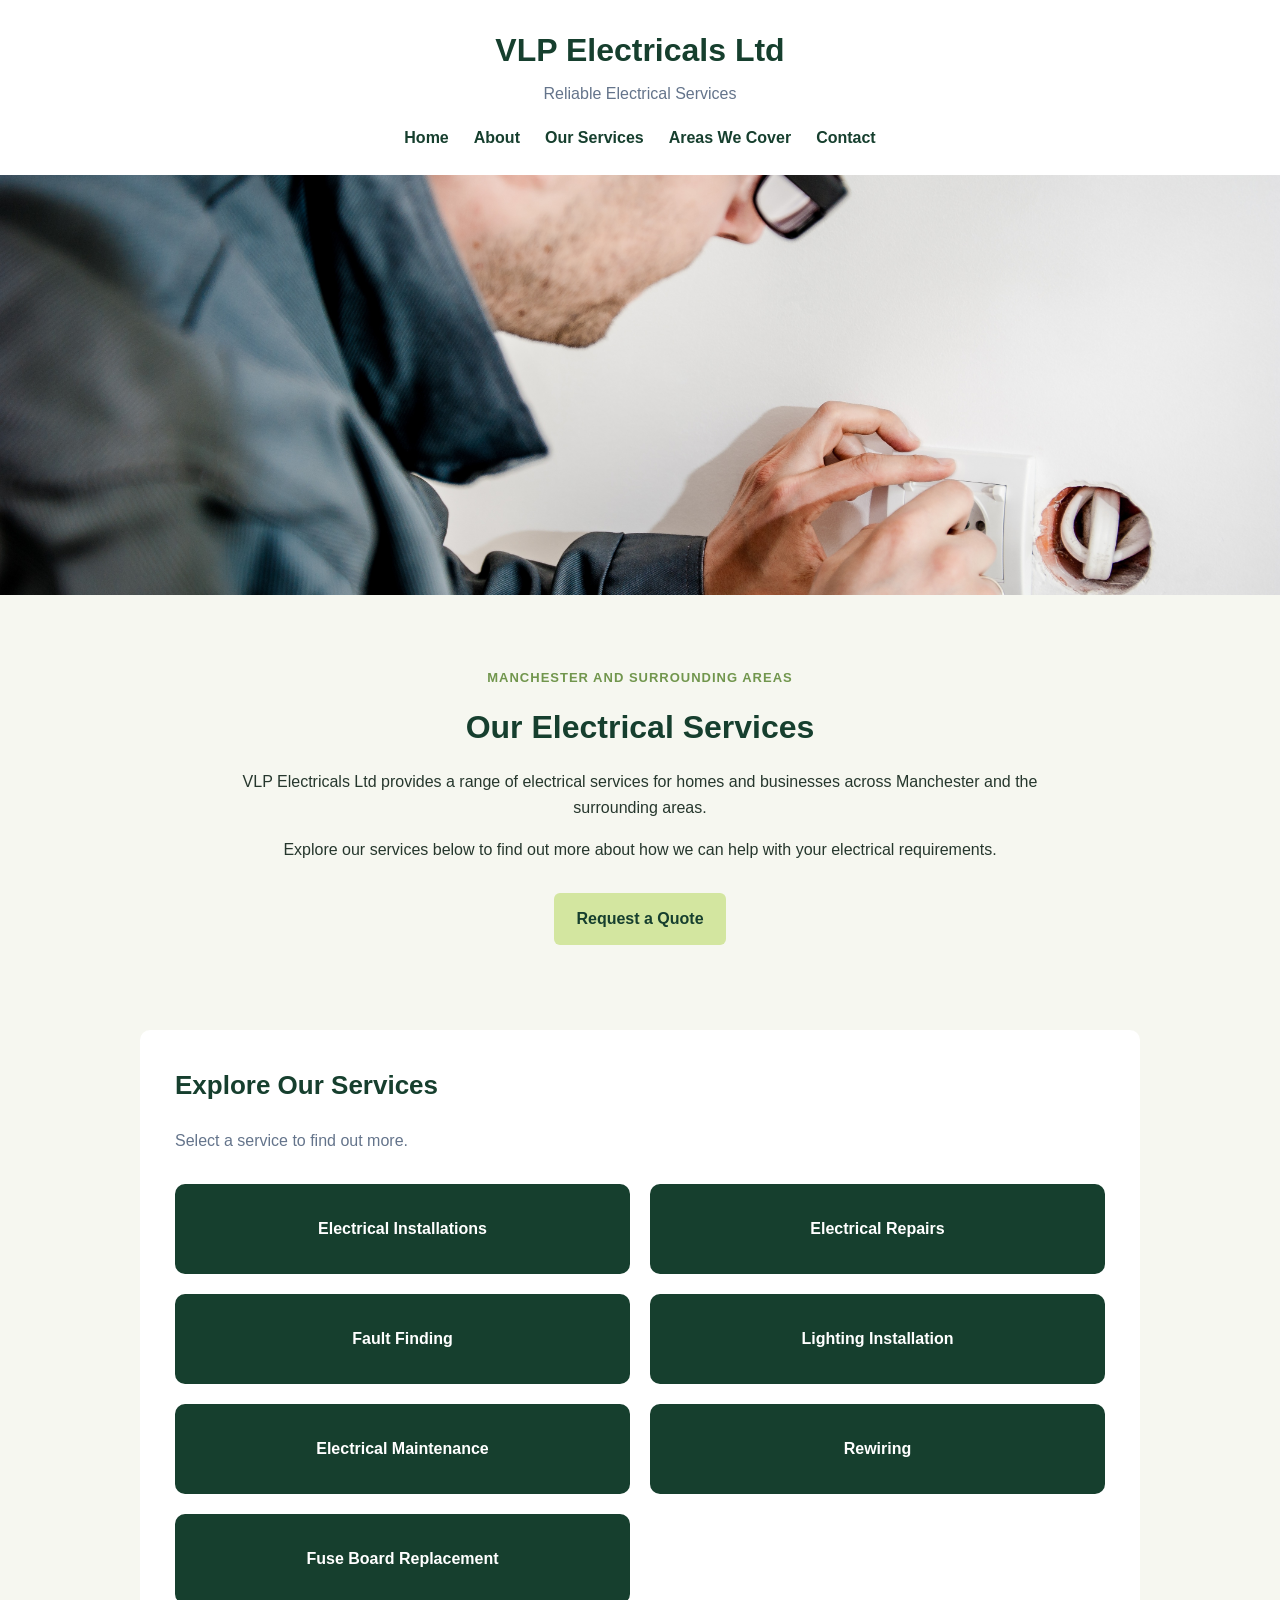
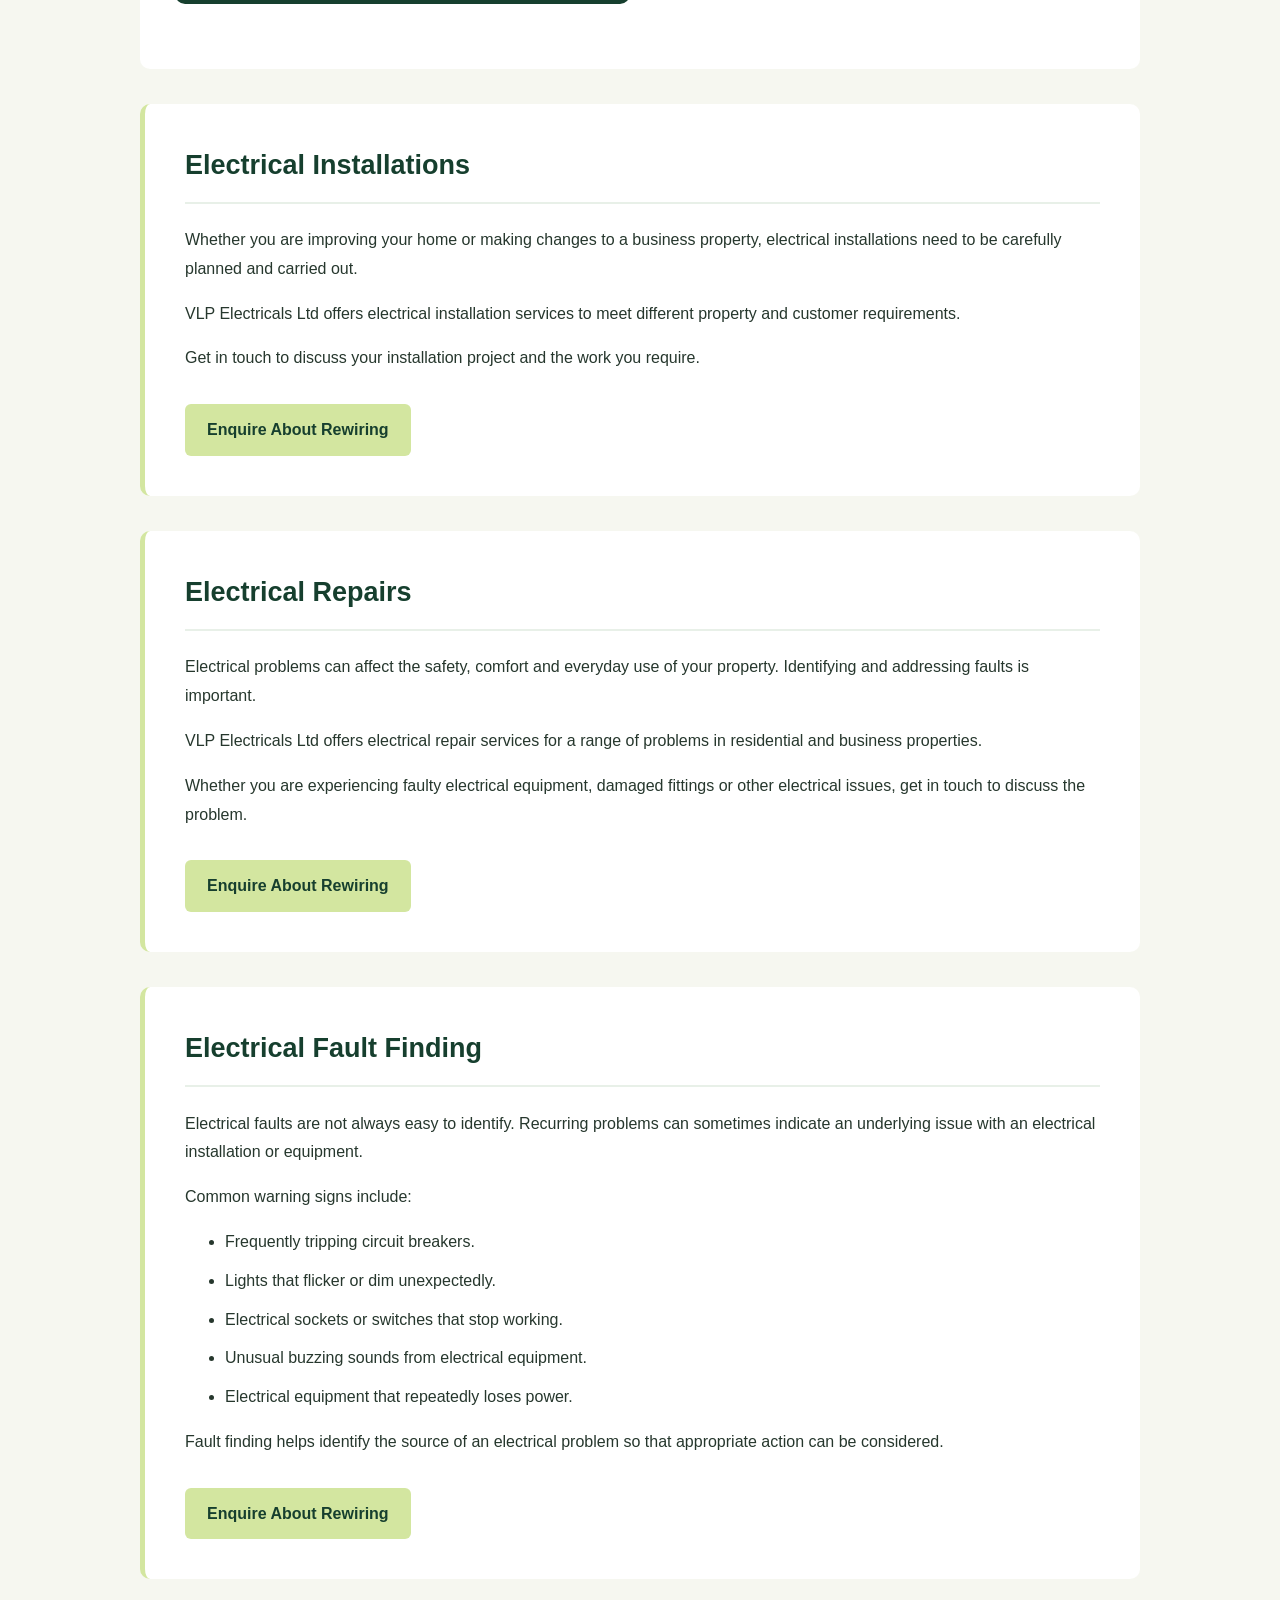
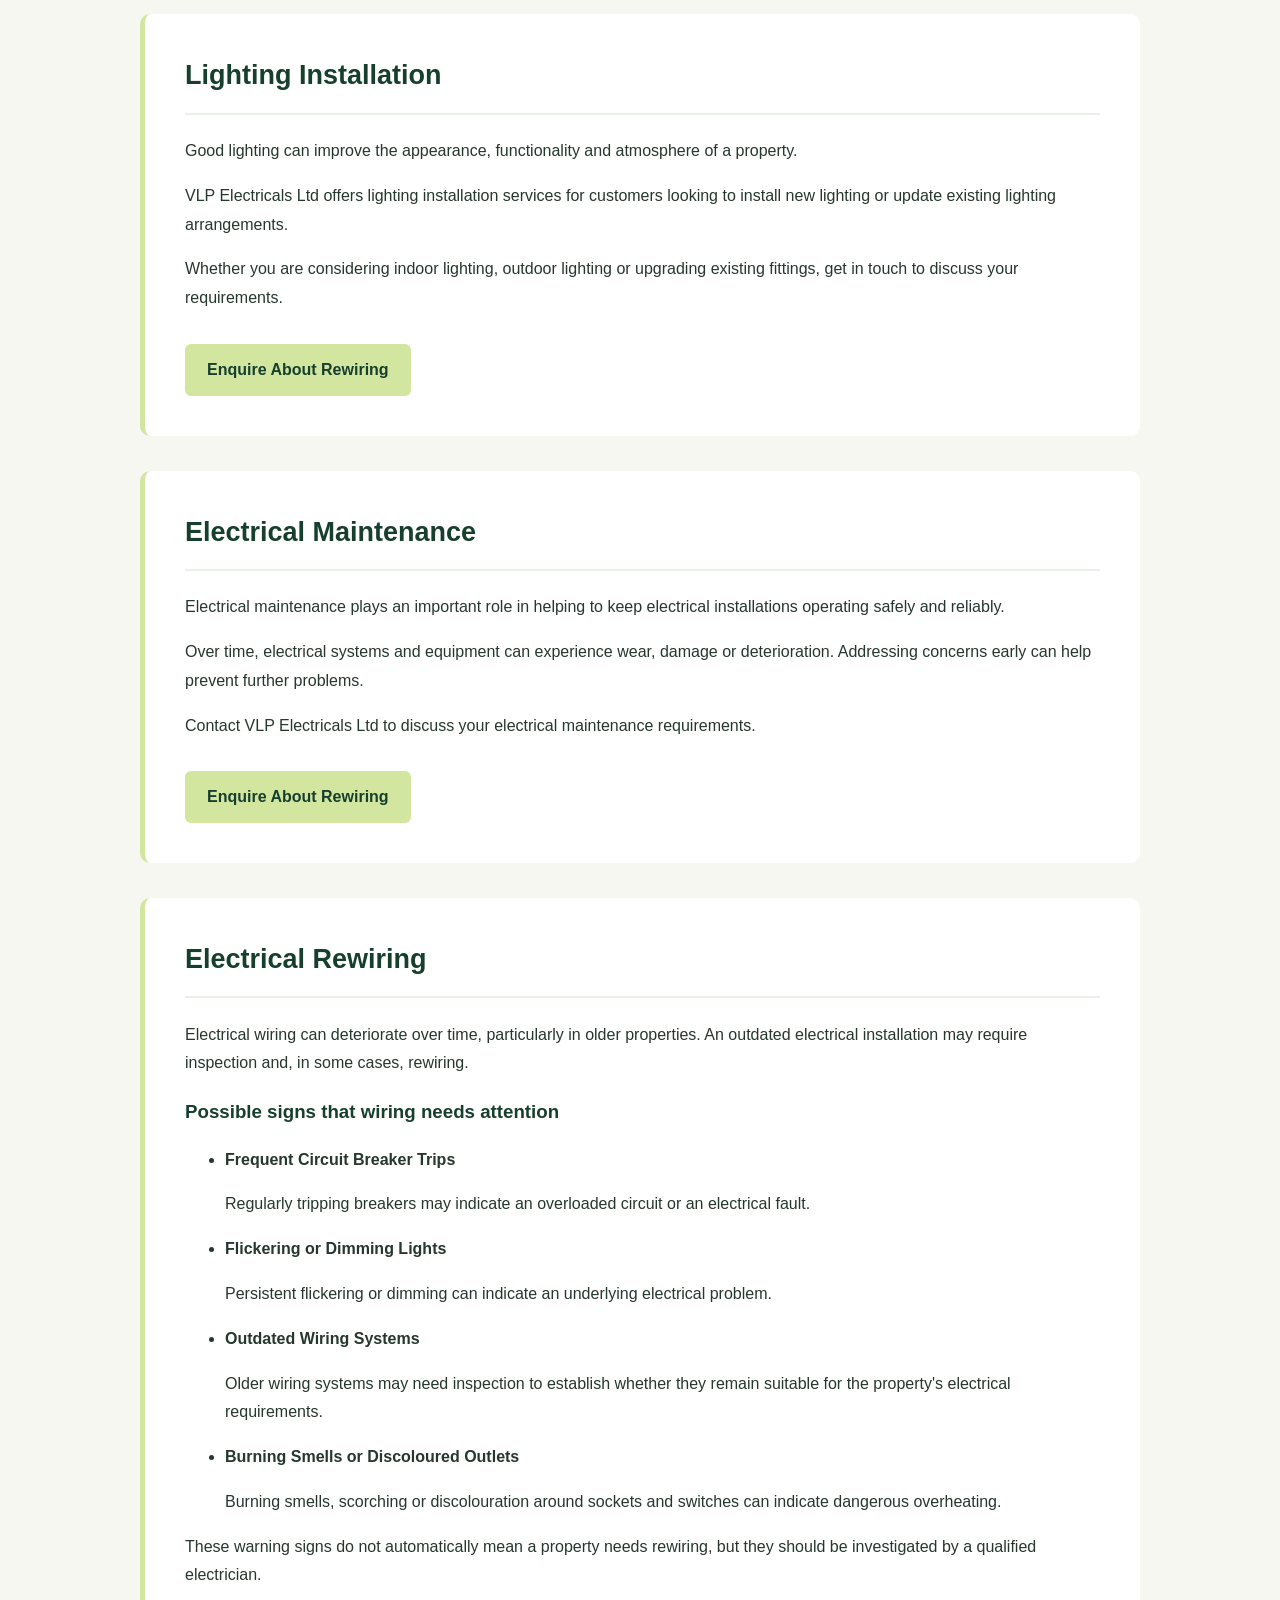
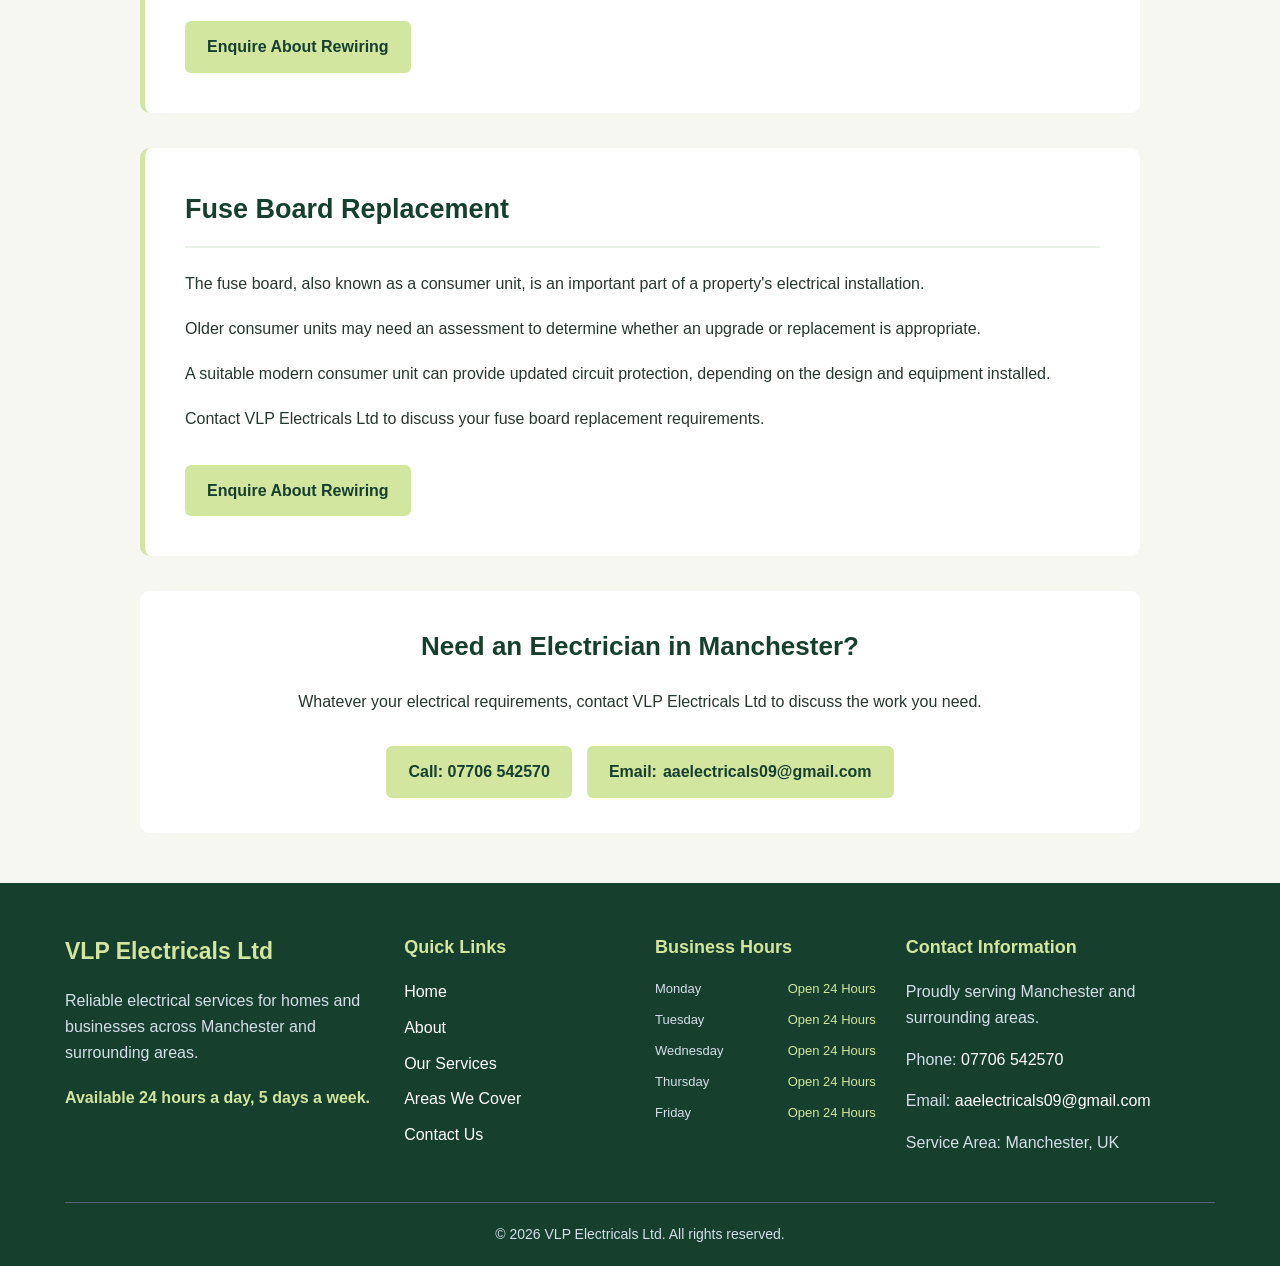
<file: services.html>
<!DOCTYPE html>
<html lang="en">

<head>
    <meta charset="UTF-8">
    <meta name="viewport" content="width=device-width, initial-scale=1.0">

    <title>Electrical Services Manchester | VLP Electricals Ltd</title>

    <meta name="description"
        content="Explore electrical installations, repairs, fault finding, lighting, maintenance, rewiring and fuse board replacement by VLP Electricals Ltd across Manchester.">

    <link rel="stylesheet" href="style.css">
</head>

<body>

    <!-- Business heading -->
    <header class="site-header">

        <h1>VLP Electricals Ltd</h1>
        <p>Reliable Electrical Services</p>

        <nav class="navigation">
            <a href="index.html">Home</a>
            <a href="about.html">About</a>
            <a href="services.html">Our Services</a>
            <a href="areas.html">Areas We Cover</a>
            <a href="contact.html">Contact</a>
        </nav>

    </header>


    <main>

        <!-- Background photograph -->
        <section class="hero-image">
            <img
                src="image/jarmoluk-electrician-1080561.jpg"
                alt="Electrician carrying out electrical work">
        </section>


        <!-- Services introduction -->
        <section class="introduction">

            <p class="location-label">
                Manchester and surrounding areas
            </p>

            <h2>Our Electrical Services</h2>

            <p>
                VLP Electricals Ltd provides a range of electrical
                services for homes and businesses across Manchester
                and the surrounding areas.
            </p>

            <p>
                Explore our services below to find out more about
                how we can help with your electrical requirements.
            </p>

            <a href="contact.html" class="button">
                     Request a Quote
            </a>
        </section>


        <!-- Service navigation -->
        <section class="content-section">

            <h2>Explore Our Services</h2>

            <p class="section-intro">
                Select a service to find out more.
            </p>

            <ul class="service-list">

                <li>
                    <a href="#installations" class="service-button">
                        Electrical Installations
                    </a>
                </li>

                <li>
                    <a href="#repairs" class="service-button">
                        Electrical Repairs
                    </a>
                </li>

                <li>
                    <a href="#fault-finding" class="service-button">
                        Fault Finding
                    </a>
                </li>

                <li>
                    <a href="#lighting" class="service-button">
                        Lighting Installation
                    </a>
                </li>

                <li>
                    <a href="#maintenance" class="service-button">
                        Electrical Maintenance
                    </a>
                </li>

                <li>
                    <a href="#rewiring" class="service-button">
                        Rewiring
                    </a>
                </li>

                <li>
                    <a href="#fuse-board" class="service-button">
                        Fuse Board Replacement
                    </a>
                </li>

            </ul>

        </section>


        <!-- 1. Electrical Installations -->
        <section id="installations" class="content-section service-detail">

            <h2>Electrical Installations</h2>

            <p>
                Whether you are improving your home or making changes
                to a business property, electrical installations
                need to be carefully planned and carried out.
            </p>

            <p>
                VLP Electricals Ltd offers electrical installation
                services to meet different property and customer
                requirements.
            </p>

            <p>
                Get in touch to discuss your installation project
                and the work you require.
            </p>

            <a href="contact.html" class="button">
                  Enquire About Rewiring
            </a>
        </section>


        <!-- 2. Electrical Repairs -->
        <section id="repairs" class="content-section service-detail">

            <h2>Electrical Repairs</h2>

            <p>
                Electrical problems can affect the safety,
                comfort and everyday use of your property.
                Identifying and addressing faults is important.
            </p>

            <p>
                VLP Electricals Ltd offers electrical repair
                services for a range of problems in residential
                and business properties.
            </p>

            <p>
                Whether you are experiencing faulty electrical
                equipment, damaged fittings or other electrical
                issues, get in touch to discuss the problem.
            </p>

            <a href="contact.html" class="button">
                 Enquire About Rewiring
            </a>

        </section>


        <!-- 3. Fault Finding -->
        <section id="fault-finding" class="content-section service-detail">

            <h2>Electrical Fault Finding</h2>

            <p>
                Electrical faults are not always easy to identify.
                Recurring problems can sometimes indicate an
                underlying issue with an electrical installation
                or equipment.
            </p>

            <p>
                Common warning signs include:
            </p>

            <ul>
                <li>Frequently tripping circuit breakers.</li>
                <li>Lights that flicker or dim unexpectedly.</li>
                <li>Electrical sockets or switches that stop working.</li>
                <li>Unusual buzzing sounds from electrical equipment.</li>
                <li>Electrical equipment that repeatedly loses power.</li>
            </ul>

            <p>
                Fault finding helps identify the source of an
                electrical problem so that appropriate action
                can be considered.
            </p>

            <a href="contact.html" class="button">
                Enquire About Rewiring
           </a> 

        </section>


        <!-- 4. Lighting Installation -->
        <section id="lighting" class="content-section service-detail">

            <h2>Lighting Installation</h2>

            <p>
                Good lighting can improve the appearance,
                functionality and atmosphere of a property.
            </p>

            <p>
                VLP Electricals Ltd offers lighting installation
                services for customers looking to install new
                lighting or update existing lighting arrangements.
            </p>

            <p>
                Whether you are considering indoor lighting,
                outdoor lighting or upgrading existing fittings,
                get in touch to discuss your requirements.
            </p>

           <a href="contact.html" class="button">
                Enquire About Rewiring
          </a>

        </section>


        <!-- 5. Electrical Maintenance -->
        <section id="maintenance" class="content-section service-detail">

            <h2>Electrical Maintenance</h2>

            <p>
                Electrical maintenance plays an important role
                in helping to keep electrical installations
                operating safely and reliably.
            </p>

            <p>
                Over time, electrical systems and equipment
                can experience wear, damage or deterioration.
                Addressing concerns early can help prevent
                further problems.
            </p>

            <p>
                Contact VLP Electricals Ltd to discuss your
                electrical maintenance requirements.
            </p>

            <a href="contact.html" class="button">
                Enquire About Rewiring
           </a>

        </section>


        <!-- 6. Rewiring -->
        <section id="rewiring" class="content-section service-detail">

            <h2>Electrical Rewiring</h2>

            <p>
                Electrical wiring can deteriorate over time,
                particularly in older properties. An outdated
                electrical installation may require inspection
                and, in some cases, rewiring.
            </p>

            <h3>Possible signs that wiring needs attention</h3>

            <ul>
                <li>
                    <strong>Frequent Circuit Breaker Trips</strong>
                    <p>
                        Regularly tripping breakers may indicate
                        an overloaded circuit or an electrical fault.
                    </p>
                </li>

                <li>
                    <strong>Flickering or Dimming Lights</strong>
                    <p>
                        Persistent flickering or dimming can
                        indicate an underlying electrical problem.
                    </p>
                </li>

                <li>
                    <strong>Outdated Wiring Systems</strong>
                    <p>
                        Older wiring systems may need inspection
                        to establish whether they remain suitable
                        for the property's electrical requirements.
                    </p>
                </li>

                <li>
                    <strong>Burning Smells or Discoloured Outlets</strong>
                    <p>
                        Burning smells, scorching or discolouration
                        around sockets and switches can indicate
                        dangerous overheating.
                    </p>
                </li>

            </ul>

            <p>
                These warning signs do not automatically mean
                a property needs rewiring, but they should be
                investigated by a qualified electrician.
            </p>

           <a href="contact.html" class="button">
                Enquire About Rewiring
           </a>        

        </section>


        <!-- 7. Fuse Board Replacement -->
        <section id="fuse-board" class="content-section service-detail">

            <h2>Fuse Board Replacement</h2>

            <p>
                The fuse board, also known as a consumer unit,
                is an important part of a property's electrical
                installation.
            </p>

            <p>
                Older consumer units may need an assessment
                to determine whether an upgrade or replacement
                is appropriate.
            </p>

            <p>
                A suitable modern consumer unit can provide
                updated circuit protection, depending on the
                design and equipment installed.
            </p>

            <p>
                Contact VLP Electricals Ltd to discuss your
                fuse board replacement requirements.
            </p>

            <a href="contact.html" class="button">
                 Enquire About Rewiring
            </a>   

        </section>


        <!-- Final contact section -->
        <section class="content-section contact-section">

            <h2>Need an Electrician in Manchester?</h2>

            <p>
                Whatever your electrical requirements,
                contact VLP Electricals Ltd to discuss
                the work you need.
            </p>

            <div class="contact-buttons">

                <a href="tel:+447706542570" class="button">
                    Call: 07706 542570
                </a>

                <p class="contact-email">
                    <strong>Email:</strong>

                    <a href="https://mail.google.com/mail/?view=cm&amp;fs=1&amp;to=aaelectricals09@gmail.com"
                       target="_blank"
                       rel="noopener noreferrer">
                        aaelectricals09@gmail.com
                    </a>
                </p>

            </div>

        </section>

    </main>


    <!-- Footer -->
    <footer class="site-footer">

        <div class="footer-container">

            <!-- Business information -->
            <div class="footer-column footer-brand">

                <h2>VLP Electricals Ltd</h2>

                <p>
                    Reliable electrical services for homes and
                    businesses across Manchester and surrounding areas.
                </p>

                <p class="availability">
                    Available 24 hours a day, 5 days a week.
                </p>

            </div>


            <!-- Quick links -->
            <div class="footer-column">

    <h3>Quick Links</h3>

    <ul>
        <li><a href="index.html">Home</a></li>
        <li><a href="about.html">About</a></li>
        <li><a href="services.html">Our Services</a></li>
        <li><a href="areas.html">Areas We Cover</a></li>
        <li><a href="contact.html">Contact Us</a></li>
    </ul>

</div>


            <!-- Business hours -->
            <div class="footer-column">

                <h3>Business Hours</h3>

                <ul class="business-hours">
                    <li><span>Monday</span><span>Open 24 Hours</span></li>
                    <li><span>Tuesday</span><span>Open 24 Hours</span></li>
                    <li><span>Wednesday</span><span>Open 24 Hours</span></li>
                    <li><span>Thursday</span><span>Open 24 Hours</span></li>
                    <li><span>Friday</span><span>Open 24 Hours</span></li>
                </ul>

            </div>


            <!-- Contact information -->
            <div class="footer-column">

                <h3>Contact Information</h3>

                <p>
                    Proudly serving Manchester and surrounding areas.
                </p>

                <p>
                    Phone:
                    <a href="tel:+447706542570">
                        07706 542570
                    </a>
                </p>

                <p>
                    Email:
                    <a href="https://mail.google.com/mail/?view=cm&amp;fs=1&amp;to=aaelectricals09@gmail.com"
                       target="_blank"
                       rel="noopener noreferrer">
                        aaelectricals09@gmail.com
                    </a>
                </p>

                <p>Service Area: Manchester, UK</p>

            </div>

        </div>


        <!-- Copyright -->
        <div class="footer-bottom">

            <p>
                &copy; 2026 VLP Electricals Ltd.
                All rights reserved.
            </p>

        </div>

    </footer>

</body>
</html>
</file>
<file: style.css>
/* =========================================================
   WEBSITE STYLESHEET
   Clean, consolidated version of the supplied style.css
   ========================================================= */

/* 1. Global settings */
:root {
    --forest-green: #163F2E;
    --sage-green: #D3E6A0;
    --sage-dark: #B8D47C;
    --warm-white: #F6F7F0;
    --soft-green: #E8F0E8;
    --text-color: #26372D;
    --muted-color: #64748b;
    --border-color: #D8E2D8;
}

* {
    box-sizing: border-box;
}

html {
    scroll-behavior: smooth;
}

body {
    margin: 0;
    font-family: Arial, sans-serif;
    line-height: 1.6;
    color: var(--text-color);
    background-color: var(--warm-white);
}

/* 2. Header */
.site-header {
    padding: 25px 20px;
    background-color: #FFFFFF;
    color: var(--forest-green);
    text-align: center;
}

.site-header h1 {
    margin: 0;
    font-size: 32px;
}

.site-header p {
    margin: 5px 0 15px;
    color: var(--muted-color);
}

/* 3. Navigation */
.navigation {
    display: flex;
    justify-content: center;
    flex-wrap: wrap;
    gap: 25px;
    margin-top: 18px;
}

.navigation a {
    color: var(--forest-green);
    font-weight: bold;
    text-decoration: none;
}

.navigation a:hover {
    color: #71964D;
}

/* 4. Hero image */
.hero-image {
    width: 100%;
    height: clamp(250px, 35vw, 420px);
    overflow: hidden;
    background-color: var(--soft-green);
}

.hero-image img {
    display: block;
    width: 100%;
    height: 100%;
    object-fit: cover;
    object-position: center;
}

/* 5. Introduction */
.introduction {
    max-width: 850px;
    margin: 0 auto;
    padding: 60px 20px;
    text-align: center;
}

.location-label {
    color: #71964D;
    font-size: 13px;
    font-weight: bold;
    letter-spacing: 1px;
    text-transform: uppercase;
}

.introduction h2 {
    margin: 10px 0;
    color: var(--forest-green);
    font-size: 32px;
}

/* 6. General content sections */
.content-section {
    max-width: 1000px;
    margin: 25px auto;
    padding: 35px;
    background-color: #FFFFFF;
    border-radius: 10px;
}

.content-section h2 {
    margin-top: 0;
    color: var(--forest-green);
    font-size: 26px;
}

.section-intro {
    color: var(--muted-color);
}

/* 7. Services navigation and buttons */
.service-list {
    display: grid;
    grid-template-columns: repeat(2, minmax(0, 1fr));
    gap: 20px;
    margin: 30px 0;
    padding: 0;
    list-style: none;
}

.service-list li {
    margin: 0;
}

.service-button {
    display: flex;
    align-items: center;
    justify-content: center;
    width: 100%;
    min-height: 90px;
    padding: 20px;
    border: 0;
    border-radius: 10px;
    background-color: var(--forest-green);
    color: #FFFFFF;
    font-family: inherit;
    font-size: 16px;
    font-weight: bold;
    text-align: center;
    text-decoration: none;
    cursor: pointer;
    transition: background-color 0.2s ease, color 0.2s ease, transform 0.2s ease;
}

.service-button:hover {
    background-color: var(--sage-green);
    color: var(--forest-green);
    transform: translateY(-3px);
}

.service-button:focus-visible {
    outline: 3px solid var(--sage-dark);
    outline-offset: 3px;
}

/* Service descriptions shown by the homepage script */
#service-details {
    margin-top: 25px;
    padding: 25px;
    border-left: 4px solid var(--sage-dark);
    border-radius: 8px;
    background-color: var(--soft-green);
}

#service-details h3 {
    margin-top: 0;
    color: var(--forest-green);
}

/* Individual service sections on services.html */
.service-detail {
    margin: 35px auto;
    padding: 40px;
    border-left: 5px solid var(--sage-green);
    border-radius: 10px;
    background-color: #FFFFFF;
    scroll-margin-top: 25px;
}

.service-detail h2 {
    padding-bottom: 15px;
    border-bottom: 2px solid var(--soft-green);
    color: var(--forest-green);
    font-size: 27px;
}

.service-detail h3 {
    color: var(--forest-green);
}

.service-detail p,
.service-detail li {
    line-height: 1.8;
}

.service-detail li {
    margin-bottom: 10px;
}

/* 8. Areas we cover */
.areas-section {
    background-color: var(--soft-green);
}

.areas-section h2 {
    margin-top: 0;
    margin-bottom: 25px;
    padding: 15px 20px;
    border-radius: 8px;
    background-color: var(--forest-green);
    color: #FFFFFF;
    text-align: center;
}

.area-list {
    display: grid;
    grid-template-columns: repeat(2, minmax(0, 1fr));
    gap: 12px;
    margin: 25px 0;
    padding: 0;
    list-style: none;
}

.area-list li {
    padding: 15px;
    border: 1px solid var(--border-color);
    border-bottom: 3px solid var(--sage-green);
    border-radius: 8px;
    background-color: #FFFFFF;
    color: var(--forest-green);
    font-size: 16px;
    font-weight: bold;
    text-align: center;
}

/* 9. General links styled as buttons */
.button {
    display: inline-block;
    margin-top: 15px;
    padding: 13px 22px;
    border-radius: 6px;
    background-color: var(--sage-green);
    color: var(--forest-green);
    font-weight: bold;
    text-decoration: none;
    transition: background-color 0.2s ease;
}

.button:hover {
    background-color: var(--sage-dark);
}

/* 10. Contact section and contact buttons */
.contact-section {
    text-align: center;
}

.contact-buttons {
    display: flex;
    align-items: center;
    justify-content: center;
    flex-wrap: wrap;
    gap: 15px;
}

.contact-email {
    display: inline-flex;
    align-items: center;
    justify-content: center;
    flex-wrap: wrap;
    gap: 6px;
    margin: 15px 0 0;
    padding: 13px 22px;
    border-radius: 6px;
    background-color: var(--sage-green);
    color: var(--forest-green);
}

.contact-email a {
    color: var(--forest-green);
    font-weight: bold;
    text-decoration: none;
}

.contact-email a:hover {
    color: #2E7052;
}

.email-button {
    background-color: var(--forest-green);
    color: #FFFFFF;
}

.email-button:hover {
    background-color: #2E7052;
}

/* 11. Footer */
.site-footer {
    margin-top: 50px;
    padding: 50px 25px 20px;
    background-color: var(--forest-green);
    color: #FFFFFF;
    text-align: left;
}

.footer-container {
    display: grid;
    grid-template-columns: 1.4fr 1fr 1fr 1.4fr;
    gap: 30px;
    max-width: 1150px;
    margin: 0 auto;
}

.footer-column h2,
.footer-column h3 {
    margin-top: 0;
    color: var(--sage-green);
}

.footer-column h2 {
    font-size: 23px;
}

.footer-column h3 {
    font-size: 18px;
}

.footer-column p {
    margin-bottom: 12px;
    color: #D5DFE9;
}

.footer-column ul {
    margin: 0;
    padding: 0;
    list-style: none;
}

.footer-column li {
    margin-bottom: 10px;
}

.footer-column a {
    color: #FFFFFF;
    text-decoration: none;
}

.footer-column a:hover {
    color: var(--sage-green);
}

.availability {
    margin-top: 20px;
    color: var(--sage-green) !important;
    font-weight: bold;
}

.business-hours {
    margin: 0;
    padding: 0;
    list-style: none;
}

.business-hours li {
    display: flex;
    justify-content: space-between;
    gap: 12px;
    margin-bottom: 10px;
    color: #D5DFE9;
    font-size: 13px;
}

.business-hours li span:last-child {
    color: var(--sage-green);
    white-space: nowrap;
}

.footer-bottom {
    max-width: 1150px;
    margin: 35px auto 0;
    padding-top: 20px;
    border-top: 1px solid #526477;
    text-align: center;
}

.footer-bottom p {
    margin: 0;
    color: #D5DFE9;
    font-size: 14px;
}

/* 12. About section */
.about-section {
    padding: 40px;
    background-color: var(--soft-green);
}

.about-section h2 {
    margin-bottom: 20px;
    padding-bottom: 12px;
    border-bottom: 3px solid var(--sage-green);
    color: var(--forest-green);
}

.about-section p {
    color: var(--text-color);
    font-size: 16px;
    line-height: 1.8;
}

.about-section .button {
    margin-top: 15px;
}

/* 13. Why choose us */
.why-choose-section {
    background-color: #FFFFFF;
}

.why-choose-section h2 {
    margin-bottom: 15px;
    color: var(--forest-green);
}

.benefit-grid {
    display: grid;
    grid-template-columns: repeat(2, minmax(0, 1fr));
    gap: 20px;
    margin: 30px 0;
}

.benefit-card {
    padding: 25px;
    border-left: 4px solid var(--sage-green);
    border-radius: 8px;
    background-color: var(--soft-green);
}

.benefit-card h3 {
    margin-top: 0;
    color: var(--forest-green);
}

.benefit-card p {
    color: var(--text-color);
    line-height: 1.7;
}

/* 14. Safety commitment */
.safety-section {
    border-left: 5px solid var(--sage-green);
    background-color: var(--soft-green);
}

.safety-section h2 {
    padding-bottom: 12px;
    border-bottom: 2px solid var(--sage-green);
    color: var(--forest-green);
}

.safety-section p {
    margin-bottom: 15px;
    color: var(--text-color);
    line-height: 1.8;
}

/* 15. Contact page and enquiry form */
.enquiry-section {
    padding: 40px;
    background-color: var(--soft-green);
}

.enquiry-section h2 {
    margin-bottom: 12px;
    color: var(--forest-green);
    font-size: 28px;
    text-align: center;
}

.enquiry-section > p {
    margin-bottom: 30px;
    color: var(--text-color);
    text-align: center;
}

.contact-section a {
    color: var(--forest-green);
    font-weight: bold;
}

.enquiry-section form {
    max-width: 750px;
    margin: 30px auto 0;
    padding: 30px;
    border-radius: 12px;
    background-color: #FFFFFF;
    box-shadow: 0 3px 12px rgba(22, 63, 46, 0.08);
}

.enquiry-section form [hidden] {
    display: none !important;
}

.form-group {
    margin-bottom: 22px;
}

.form-group label {
    display: block;
    margin-bottom: 8px;
    color: var(--forest-green);
    font-size: 15px;
    font-weight: bold;
}

.form-group input,
.form-group select,
.form-group textarea {
    width: 100%;
    padding: 13px 15px;
    border: 1px solid var(--border-color);
    border-radius: 7px;
    background-color: var(--warm-white);
    color: var(--text-color);
    font-family: Arial, sans-serif;
    font-size: 15px;
}

.form-group textarea {
    min-height: 150px;
    resize: vertical;
}

.form-group input:focus,
.form-group select:focus,
.form-group textarea:focus {
    outline: none;
    border-color: var(--forest-green);
    background-color: #FFFFFF;
    box-shadow: 0 0 0 3px rgba(211, 230, 160, 0.5);
}

.form-group input::placeholder,
.form-group textarea::placeholder {
    color: #8A978D;
}

.enquiry-section button.button {
    display: inline-block;
    width: 100%;
    padding: 15px;
    border: none;
    border-radius: 7px;
    background-color: var(--forest-green);
    color: #FFFFFF;
    font-family: Arial, sans-serif;
    font-size: 16px;
    font-weight: bold;
    cursor: pointer;
    transition: background-color 0.2s ease;
}

.enquiry-section button.button:hover {
    background-color: #2E7052;
    color: #FFFFFF;
}

.form-note {
    margin-top: 15px;
    color: var(--muted-color);
    font-size: 13px;
}

/* 16. Areas map */
.map-section {
    text-align: center;
}

.map-section h2 {
    color: var(--forest-green);
}

.map-container {
    width: 100%;
    margin-top: 25px;
    overflow: hidden;
    border-radius: 10px;
}

.map-container iframe {
    display: block;
    width: 100%;
    height: 400px;
    border: 0;
}

/* 17. Responsive layouts */
@media (max-width: 700px) {
    .footer-container {
        grid-template-columns: repeat(2, minmax(0, 1fr));
        gap: 30px 20px;
    }
}

@media (max-width: 600px) {
    .site-header h1 {
        font-size: 25px;
    }

    .navigation {
        gap: 15px;
    }

    .hero-image {
        height: 250px;
    }

    .introduction {
        padding: 40px 20px;
    }

    .introduction h2 {
        font-size: 25px;
    }

    .content-section {
        margin: 15px;
        padding: 22px;
    }

    .service-list,
    .area-list,
    .benefit-grid {
        grid-template-columns: 1fr;
    }

    .service-button {
        min-height: 65px;
    }

    .service-detail {
        margin: 20px 15px;
        padding: 23px;
    }

    .contact-buttons {
        flex-direction: column;
    }

    .contact-buttons .button {
        width: 100%;
    }

    .enquiry-section {
        margin: 15px;
        padding: 20px;
    }

    .enquiry-section form {
        padding: 20px 15px;
    }

    .enquiry-section h2 {
        font-size: 23px;
    }

    .form-group input,
    .form-group select,
    .form-group textarea {
        font-size: 16px;
    }

    .map-container iframe {
        height: 300px;
    }
}

@media (max-width: 450px) {
    .footer-container {
        grid-template-columns: 1fr;
    }

    .business-hours li {
        flex-wrap: wrap;
    }
}
</file>
